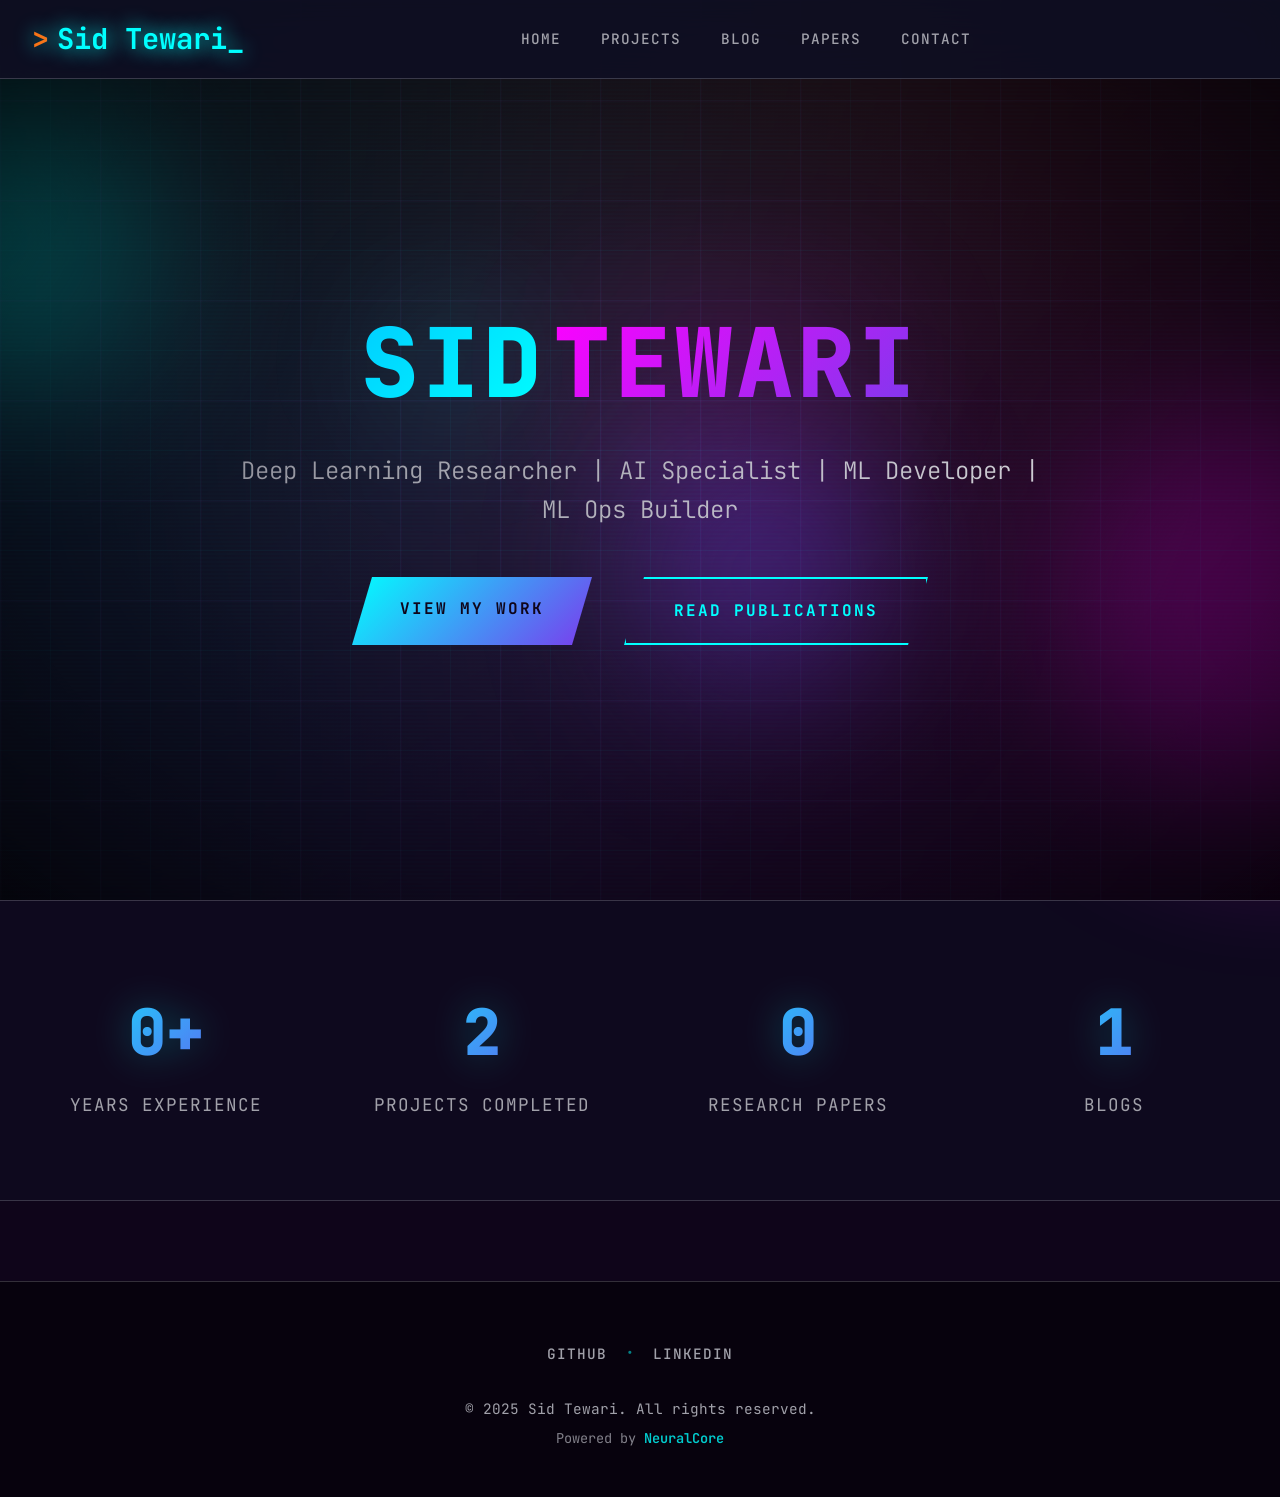
<file: index.html>
<!DOCTYPE html>
<html lang="en">
<head>
    <meta charset="UTF-8">
    <meta name="viewport" content="width=device-width, initial-scale=1.0">
    <title>Sid Tewari | Cybernetic Researcher</title>
    <link href="css/style.css" rel="stylesheet">
    <link href="https://fonts.googleapis.com/css2?family=JetBrains+Mono:wght@400;700&display=swap" rel="stylesheet">
</head>
<body id="top">
    <!-- Cyberpunk Background Elements -->
    <div class="cyber-bg">
        <div class="cyber-gradient"></div>
        <div class="matrix-rain" id="matrixRain"></div>
    </div>
    
    <div class="particles" id="particlesContainer"></div>
    <div class="data-streams" id="dataStreams"></div>
    <div class="orb orb1"></div>
    <div class="orb orb2"></div>
    <div class="orb orb3"></div>
    <div class="grid-overlay">
        <div class="grid-lines"></div>
        <div class="grid-glow"></div>
    </div>
    <div class="scanlines"></div>
    <div class="noise-overlay"></div>
    
    <!-- Navigation -->
    <nav>
        <div class="nav-container">
            <a href="index.html" class="logo">Sid Tewari</a>
            <ul class="nav-links">
                <li><a href="index.html">Home</a></li>
                <li><a href="projects.html">Projects</a></li>
                <li><a href="blog.html">Blog</a></li>
                <li><a href="papers.html">Papers</a></li>
                <li><a href="contact.html">Contact</a></li>
            </ul>
            <button class="mobile-menu-button" id="mobileMenuBtn">
                <div class="hamburger">
                    <span></span>
                    <span></span>
                    <span></span>
                </div>
            </button>
        </div>
    </nav>

    <!-- Mobile Menu -->
    <div class="mobile-menu-overlay" id="mobileMenuOverlay"></div>
    <div class="mobile-menu" id="mobileMenu">
        <div class="mobile-menu-header">
            <a href="index.html" class="mobile-menu-logo">Sid Tewari</a>
            <button class="mobile-menu-close" id="mobileMenuClose">✕</button>
        </div>
        <nav class="mobile-menu-nav">
            <ul>
                <li><a href="index.html">Home</a></li>
                <li><a href="projects.html">Projects</a></li>
                <li><a href="blog.html">Blog</a></li>
                <li><a href="papers.html">Papers</a></li>
                <li><a href="contact.html">Contact</a></li>
            </ul>
        </nav>
    </div>

    <!-- Hero Section -->
    <section class="hero">
        <div class="hero-container">
            <h1 class="hero-title">
                <span class="hero-nexus">SID</span><span class="hero-flow">TEWARI</span>
            </h1>
            <p class="hero-subtitle">Deep Learning Researcher | AI Specialist | ML Developer | ML Ops Builder </p>
            <div class="hero-buttons">
                <a href="projects.html" class="btn-primary">View My Work</a>
                <a href="papers.html" class="btn-secondary">Read Publications</a>
            </div>
        </div>
    </section>

    <!-- Stats Section -->
    <section class="stats fade-up">
        <div class="stats-container">
            <div class="stats-grid">
                <div class="stat-item">
                    <span class="stat-number">3+</span>
                    <span class="stat-label">Years Experience</span>
                </div>
                <div class="stat-item">
                    <span class="stat-number">14</span>
                    <span class="stat-label">Projects Completed</span>
                </div>
                <div class="stat-item">
                    <span class="stat-number">2</span>
                    <span class="stat-label">Research Papers</span>
                </div>
                <div class="stat-item">
                    <span class="stat-number">10</span>
                    <span class="stat-label">Blogs</span>
                </div>
            </div>
        </div>
    </section>

    <!-- Footer -->
    <footer class="footer">
        <div class="footer-content">
            <div class="footer-links">
                <a href="https://github.com/SiddheshwarTewari">GitHub</a>
                <span class="footer-separator">•</span>
                <a href="https://www.linkedin.com/in/siddheshwar-tewari/">LinkedIn</a>
            </div>
            <div class="footer-bottom">
                <p>&copy; 2025 Sid Tewari. All rights reserved.</p>
                <p class="footer-credit">Powered by <a href="#" target="_blank">NeuralCore</a></p>
            </div>
        </div>
    </footer>

    <script src="js/scripts.js"></script>
</body>
</html>
</file>
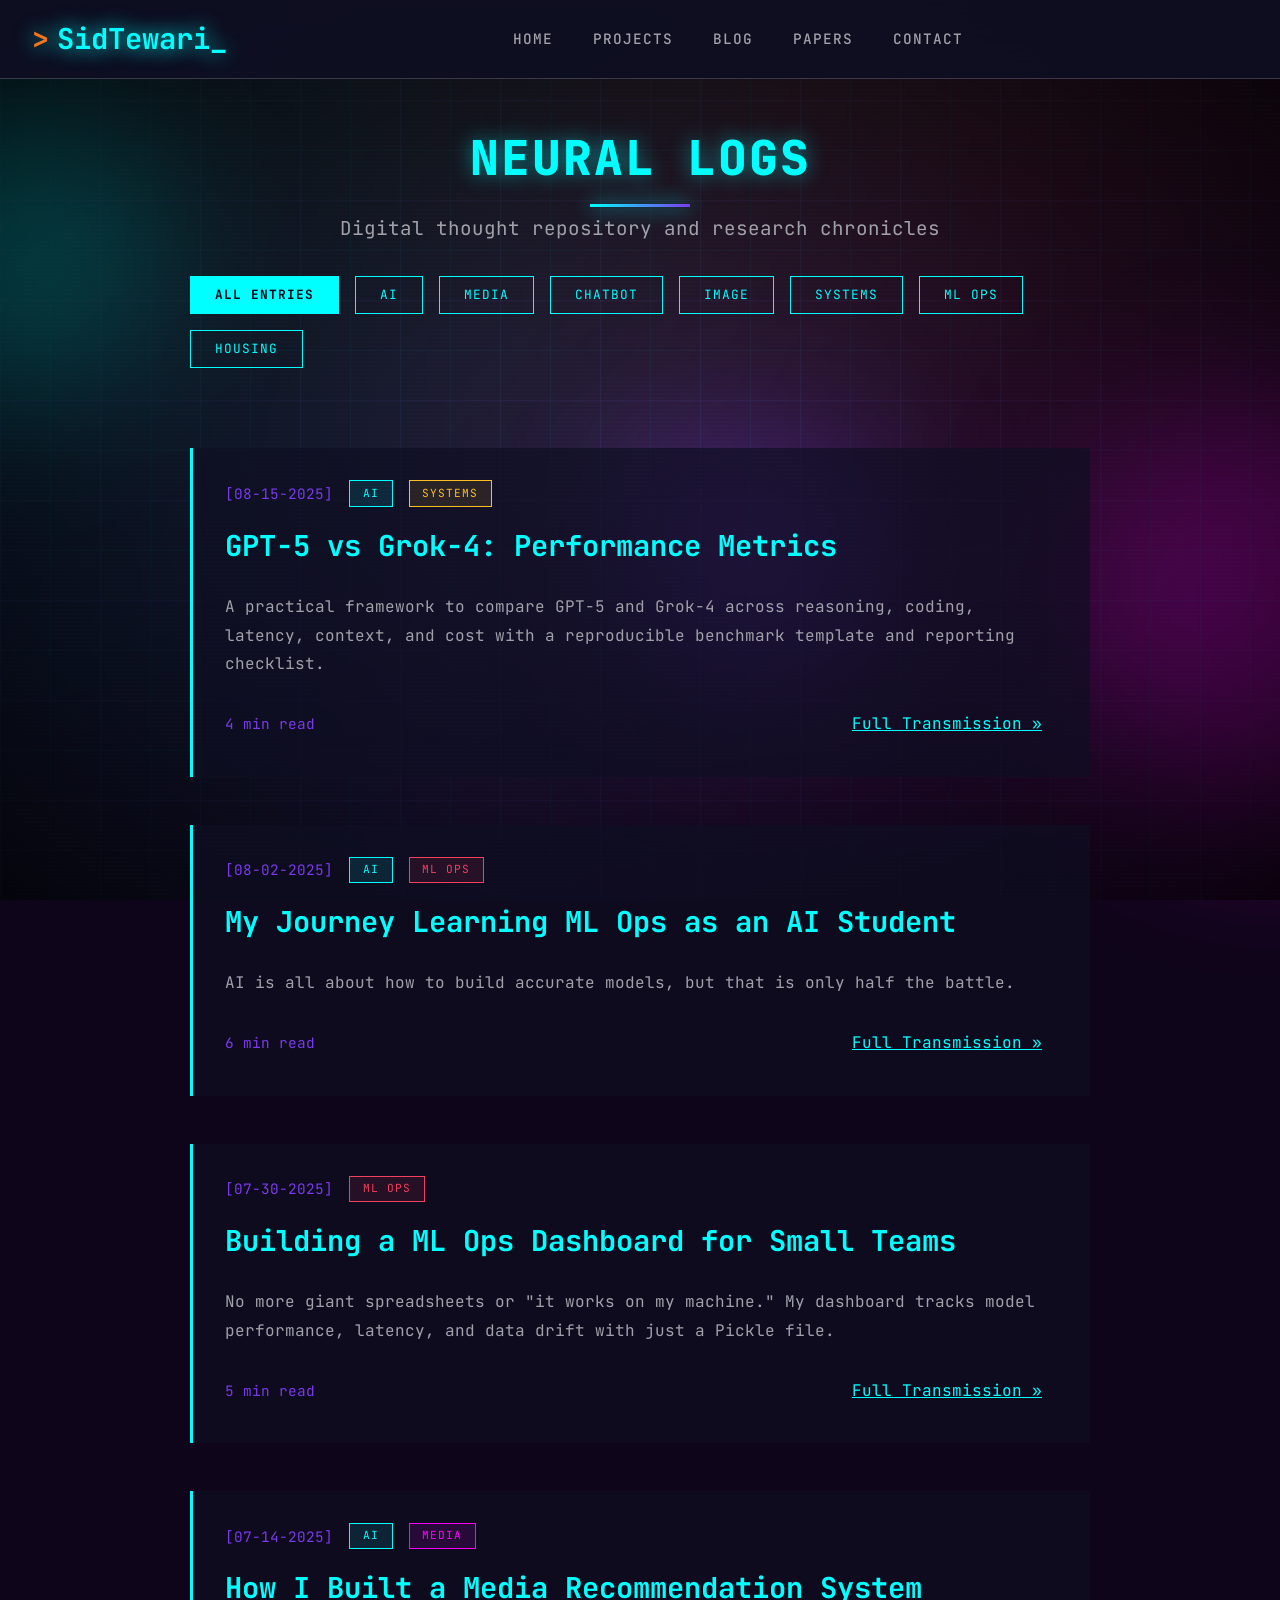
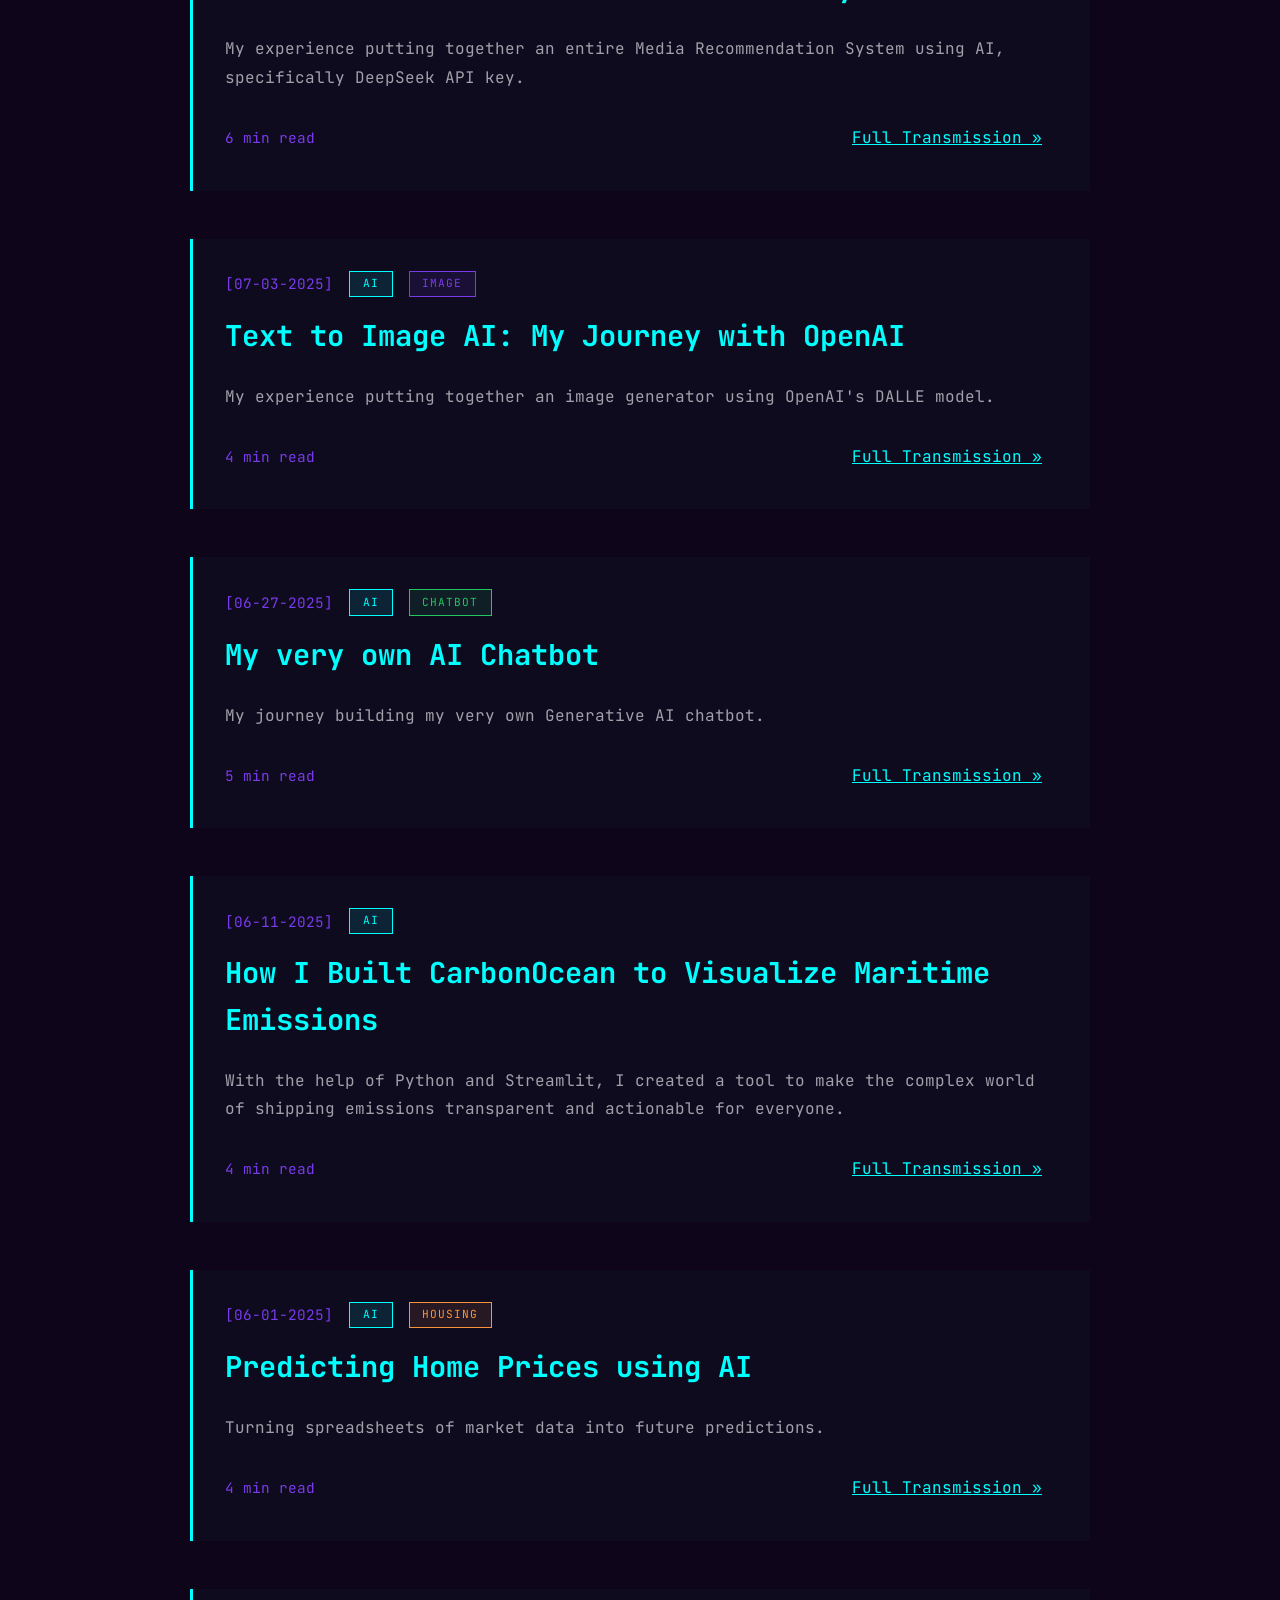
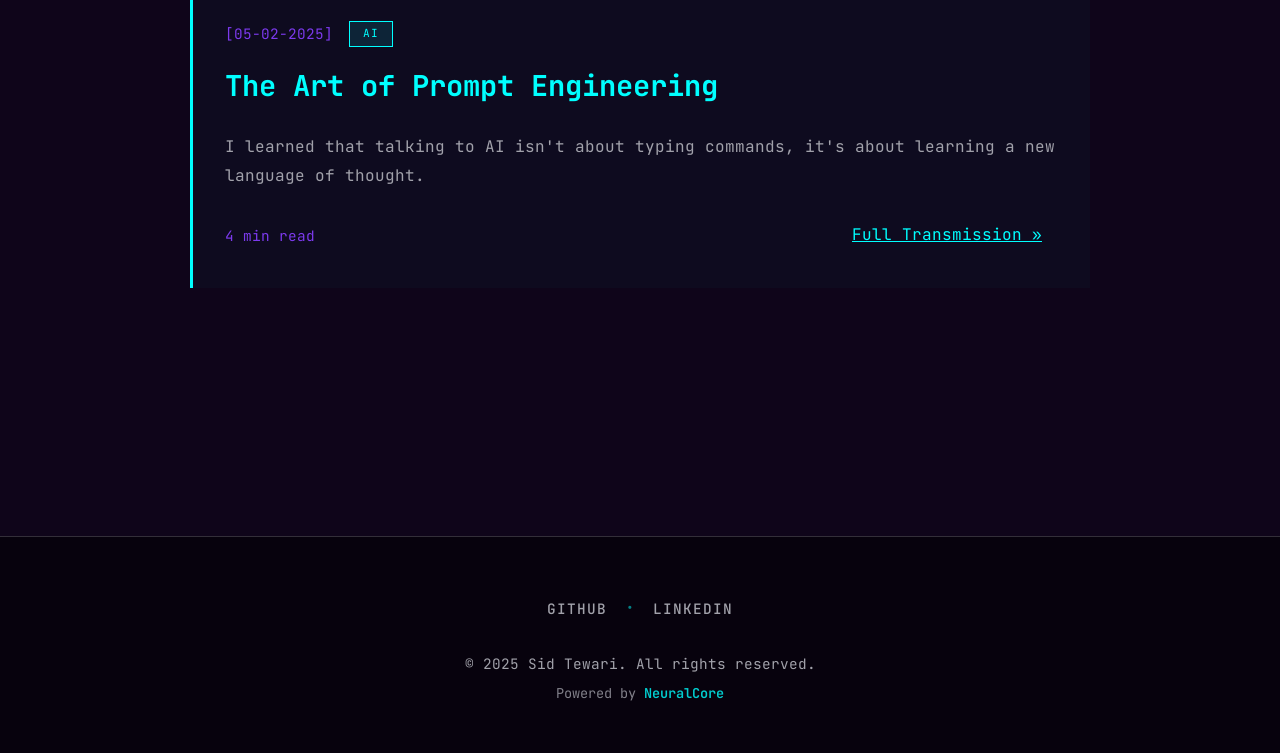
<file: blog.html>
<!DOCTYPE html>
<html lang="en">
<head>
    <meta charset="UTF-8">
    <meta name="viewport" content="width=device-width, initial-scale=1.0">
    <title>Sid Tewari | Neural Logs</title>
    <link href="css/style.css" rel="stylesheet">
    <link href="https://fonts.googleapis.com/css2?family=JetBrains+Mono:wght@400;700&display=swap" rel="stylesheet">
</head>
<body>
    <!-- Cyberpunk Background Elements -->
    <div class="cyber-bg">
        <div class="cyber-gradient"></div>
        <div class="matrix-rain" id="matrixRain"></div>
    </div>
    
    <div class="particles" id="particlesContainer"></div>
    <div class="data-streams" id="dataStreams"></div>
    <div class="orb orb1"></div>
    <div class="orb orb2"></div>
    <div class="orb orb3"></div>
    <div class="grid-overlay">
        <div class="grid-lines"></div>
        <div class="grid-glow"></div>
    </div>
    <div class="scanlines"></div>
    <div class="noise-overlay"></div>
    
    <!-- Navigation -->
    <nav>
        <div class="nav-container">
            <a href="index.html" class="logo">SidTewari</a>
            <ul class="nav-links">
                <li><a href="index.html">Home</a></li>
                <li><a href="projects.html">Projects</a></li>
                <li><a href="blog.html" class="active">Blog</a></li>
                <li><a href="papers.html">Papers</a></li>
                <li><a href="contact.html">Contact</a></li>
            </ul>
            <button class="mobile-menu-button" id="mobileMenuBtn">
                <div class="hamburger">
                    <span></span>
                    <span></span>
                    <span></span>
                </div>
            </button>
        </div>
    </nav>

    <!-- Mobile Menu -->
    <div class="mobile-menu-overlay" id="mobileMenuOverlay"></div>
    <div class="mobile-menu" id="mobileMenu">
        <div class="mobile-menu-header">
            <a href="index.html" class="mobile-menu-logo">SidTewari</a>
            <button class="mobile-menu-close" id="mobileMenuClose">✕</button>
        </div>
        <nav class="mobile-menu-nav">
            <ul>
                <li><a href="index.html">Home</a></li>
                <li><a href="projects.html">Projects</a></li>
                <li><a href="blog.html" class="active">Blog</a></li>
                <li><a href="papers.html">Papers</a></li>
                <li><a href="contact.html">Contact</a></li>
            </ul>
        </nav>
    </div>

    <!-- Blog Section -->
    <section class="neural-logs">
        <div class="logs-container">
            <div class="section-header">
                <h2 class="section-title">NEURAL LOGS</h2>
                <p class="section-subtitle">Digital thought repository and research chronicles</p>
                <div class="category-filters">
                    <span class="filter active" data-filter="all">All Entries</span>
                    <span class="filter" data-filter="ai">AI</span>
                    <span class="filter" data-filter="media">Media</span>
                    <span class="filter" data-filter="chatbot">Chatbot</span>
                    <!-- <span class="filter" data-filter="neuro">Neurotech</span> -->
                    <span class="filter" data-filter="image">Image</span>
                    <span class="filter" data-filter="systems">Systems</span>
                    <span class="filter" data-filter="mlops">ML Ops</span>
                    <span class="filter" data-filter="housing">Housing</span>
                </div>
            </div>
            
            <div class="log-entries">
                <!-- Entry: GPT-5 vs Grok-4 -->
                <article class="log-entry fade-up" data-categories="ai systems">
                    <div class="log-header">
                        <span class="log-date">[08-15-2025]</span>
                        <span class="log-category ai">AI</span>
                        <span class="log-category systems">Systems</span>
                    </div>
                    <h3 class="log-title">GPT‑5 vs Grok‑4: Performance Metrics</h3>
                    <div class="log-excerpt">
                        <p>A practical framework to compare GPT‑5 and Grok‑4 across reasoning, coding, latency, context, and cost with a reproducible benchmark template and reporting checklist.</p>
                    </div>
                    <div class="log-meta">
                        <span class="read-time">4 min read</span>
                        <a href="blog-posts/gpt5-vs-grok4.html" class="btn-ghost">Full Transmission »</a>
                    </div>
                </article>

                <!-- Entry: JourneyMLOps -->
                <article class="log-entry fade-up" data-categories="ai mlops">
                    <div class="log-header">
                        <span class="log-date">[08-02-2025]</span>
                        <span class="log-category ai">AI</span>
                        <span class="log-category mlops">ML Ops</span>
                    </div>
                    <h3 class="log-title">My Journey Learning ML Ops as an AI Student</h3>
                    <div class="log-excerpt">
                        <p>AI is all about how to build accurate models, but that is only half the battle.</p>
                    </div>
                    <div class="log-meta">
                        <span class="read-time">6 min read</span>
                        <a href="blog-posts/JourneyMLOps.html" class="btn-ghost">Full Transmission »</a>
                    </div>
                </article>

                <!-- Entry: ML Ops Dashboard -->
                <article class="log-entry fade-up" data-categories="mlops">
                    <div class="log-header">
                        <span class="log-date">[07-30-2025]</span>
                        <span class="log-category mlops">ML Ops</span>
                    </div>
                    <h3 class="log-title">Building a ML Ops Dashboard for Small Teams</h3>
                    <div class="log-excerpt">
                        <p>No more giant spreadsheets or "it works on my machine." My dashboard tracks model performance, latency, and data drift with just a Pickle file.</p>
                    </div>
                    <div class="log-meta">
                        <span class="read-time">5 min read</span>
                        <a href="blog-posts/MLOps.html" class="btn-ghost">Full Transmission »</a>
                    </div>
                </article>

                <!-- Entry: CineLit -->
                <article class="log-entry fade-up" data-categories="ai media">
                    <div class="log-header">
                        <span class="log-date">[07-14-2025]</span>
                        <span class="log-category ai">AI</span>
                        <span class="log-category media">Media</span>
                    </div>
                    <h3 class="log-title">How I Built a Media Recommendation System</h3>
                    <div class="log-excerpt">
                        <p>My experience putting together an entire Media Recommendation System using AI, specifically DeepSeek API key.</p>
                    </div>
                    <div class="log-meta">
                        <span class="read-time">6 min read</span>
                        <a href="blog-posts/CineLit.html" class="btn-ghost">Full Transmission »</a>
                    </div>
                </article>

                <!-- Entry: NeuroImagin -->
                 <article class="log-entry fade-up" data-categories="ai image">
                    <div class="log-header">
                        <span class="log-date">[07-03-2025]</span>
                        <span class="log-category ai">AI</span>
                        <span class="log-category image">Image</span>
                    </div>
                    <h3 class="log-title">Text to Image AI: My Journey with OpenAI</h3>
                    <div class="log-excerpt">
                        <p>My experience putting together an image generator using OpenAI's DALLE model.</p>
                    </div>
                    <div class="log-meta">
                        <span class="read-time">4 min read</span>
                        <a href="blog-posts/NeuroImagin.html" class="btn-ghost">Full Transmission »</a>
                    </div>
                </article>

                <!-- Entry: NeuroSync -->
                <article class="log-entry fade-up" data-categories="ai chatbot">
                    <div class="log-header">
                        <span class="log-date">[06-27-2025]</span>
                        <span class="log-category ai">AI</span>
                        <span class="log-category chatbot">Chatbot</span>
                    </div>
                    <h3 class="log-title">My very own AI Chatbot</h3>
                    <div class="log-excerpt">
                        <p>My journey building my very own Generative AI chatbot.</p>
                    </div>
                    <div class="log-meta">
                        <span class="read-time">5 min read</span>
                        <a href="blog-posts/NeuroSync.html" class="btn-ghost">Full Transmission »</a>
                    </div>
                </article>

                <!-- Entry: CarbonOcean -->
                <article class="log-entry fade-up" data-categories="ai">
                    <div class="log-header">
                        <span class="log-date">[06-11-2025]</span>
                        <span class="log-category ai">AI</span>
                    </div>
                    <h3 class="log-title">How I Built CarbonOcean to Visualize Maritime Emissions</h3>
                    <div class="log-excerpt">
                        <p>With the help of Python and Streamlit, I created a tool to make the complex world of shipping emissions transparent and actionable for everyone.</p>
                    </div>
                    <div class="log-meta">
                        <span class="read-time">4 min read</span>
                        <a href="blog-posts/CarbonOcean.html" class="btn-ghost">Full Transmission »</a>
                    </div>
                </article>

                <!-- Entry: NeoRent -->
                <article class="log-entry fade-up" data-categories="ai housing">
                    <div class="log-header">
                        <span class="log-date">[06-01-2025]</span>
                        <span class="log-category ai">AI</span>
                        <span class="log-category housing">Housing</span>
                    </div>
                    <h3 class="log-title">Predicting Home Prices using AI</h3>
                    <div class="log-excerpt">
                        <p>Turning spreadsheets of market data into future predictions.</p>
                    </div>
                    <div class="log-meta">
                        <span class="read-time">4 min read</span>
                        <a href="blog-posts/NeoRent.html" class="btn-ghost">Full Transmission »</a>
                    </div>
                </article>

                <!-- Entry: PromptEngineering -->
                <article class="log-entry fade-up" data-categories="ai">
                    <div class="log-header">
                        <span class="log-date">[05-02-2025]</span>
                        <span class="log-category ai">AI</span>
                    </div>
                    <h3 class="log-title">The Art of Prompt Engineering</h3>
                    <div class="log-excerpt">
                        <p>I learned that talking to AI isn't about typing commands, it's about learning a new language of thought.</p>
                    </div>
                    <div class="log-meta">
                        <span class="read-time">4 min read</span>
                        <a href="blog-posts/PromptEngineering.html" class="btn-ghost">Full Transmission »</a>
                    </div>
                </article>

                <!-- Entry 1 
                <article class="log-entry fade-up" data-categories="ai neuro">
                    <div class="log-header">
                        <span class="log-date">[2023-07-15]</span>
                        <span class="log-category ai">AI</span> 
                        <span class="log-category neuro">NEURO</span>
                    </div>
                    <h3 class="log-title">Direct Neural Training of AI Models</h3>
                    <div class="log-excerpt">
                        <p>Breakthrough methodology for bypassing traditional data pipelines and training machine learning models directly through brain-computer interfaces. Early results show 300% faster convergence when using raw neural patterns compared to conventional datasets...</p>
                    </div>
                    <div class="log-meta">
                        <span class="read-time">8 min read</span>
                        <a href="blog-posts/testBlog.html" class="btn-ghost">Full Transmission →</a>
                    </div>
                </article>  --> 
            </div>
        </div>
    </section>

    <!-- Footer -->
    <footer class="footer">
        <div class="footer-content">
            <div class="footer-links">
                <a href="https://github.com/SiddheshwarTewari">GitHub</a>
                <span class="footer-separator">•</span>
                <a href="https://www.linkedin.com/in/siddheshwar-tewari/">LinkedIn</a>
            </div>
            <div class="footer-bottom">
                <p>&copy; 2025 Sid Tewari. All rights reserved.</p>
                <p class="footer-credit">Powered by <a href="#" target="_blank">NeuralCore</a></p>
            </div>
        </div>
    </footer>

    <script src="js/scripts.js"></script>
    <script>
        
        document.addEventListener('DOMContentLoaded', function() {
            // Filter functionality
            const filters = document.querySelectorAll('.filter');
            const entries = document.querySelectorAll('.log-entry');
            
            filters.forEach(filter => {
                filter.addEventListener('click', function() {
                    
                    filters.forEach(f => f.classList.remove('active'));
                    this.classList.add('active');
                    
                    const category = this.dataset.filter;
                    
                    // Filter entries
                    entries.forEach(entry => {
                        if (category === 'all' || entry.dataset.categories.includes(category)) {
                            entry.style.display = 'block';
                        } else {
                            entry.style.display = 'none';
                        }
                    });
                });
            });
            
            // Load more functionality
            const loadMoreBtn = document.getElementById('loadMoreLogs');
            loadMoreBtn.addEventListener('click', function() {
                alert('[SYSTEM] Additional neural logs would be loaded here');
            });
        });
    </script>
</body>
</html>
</file>
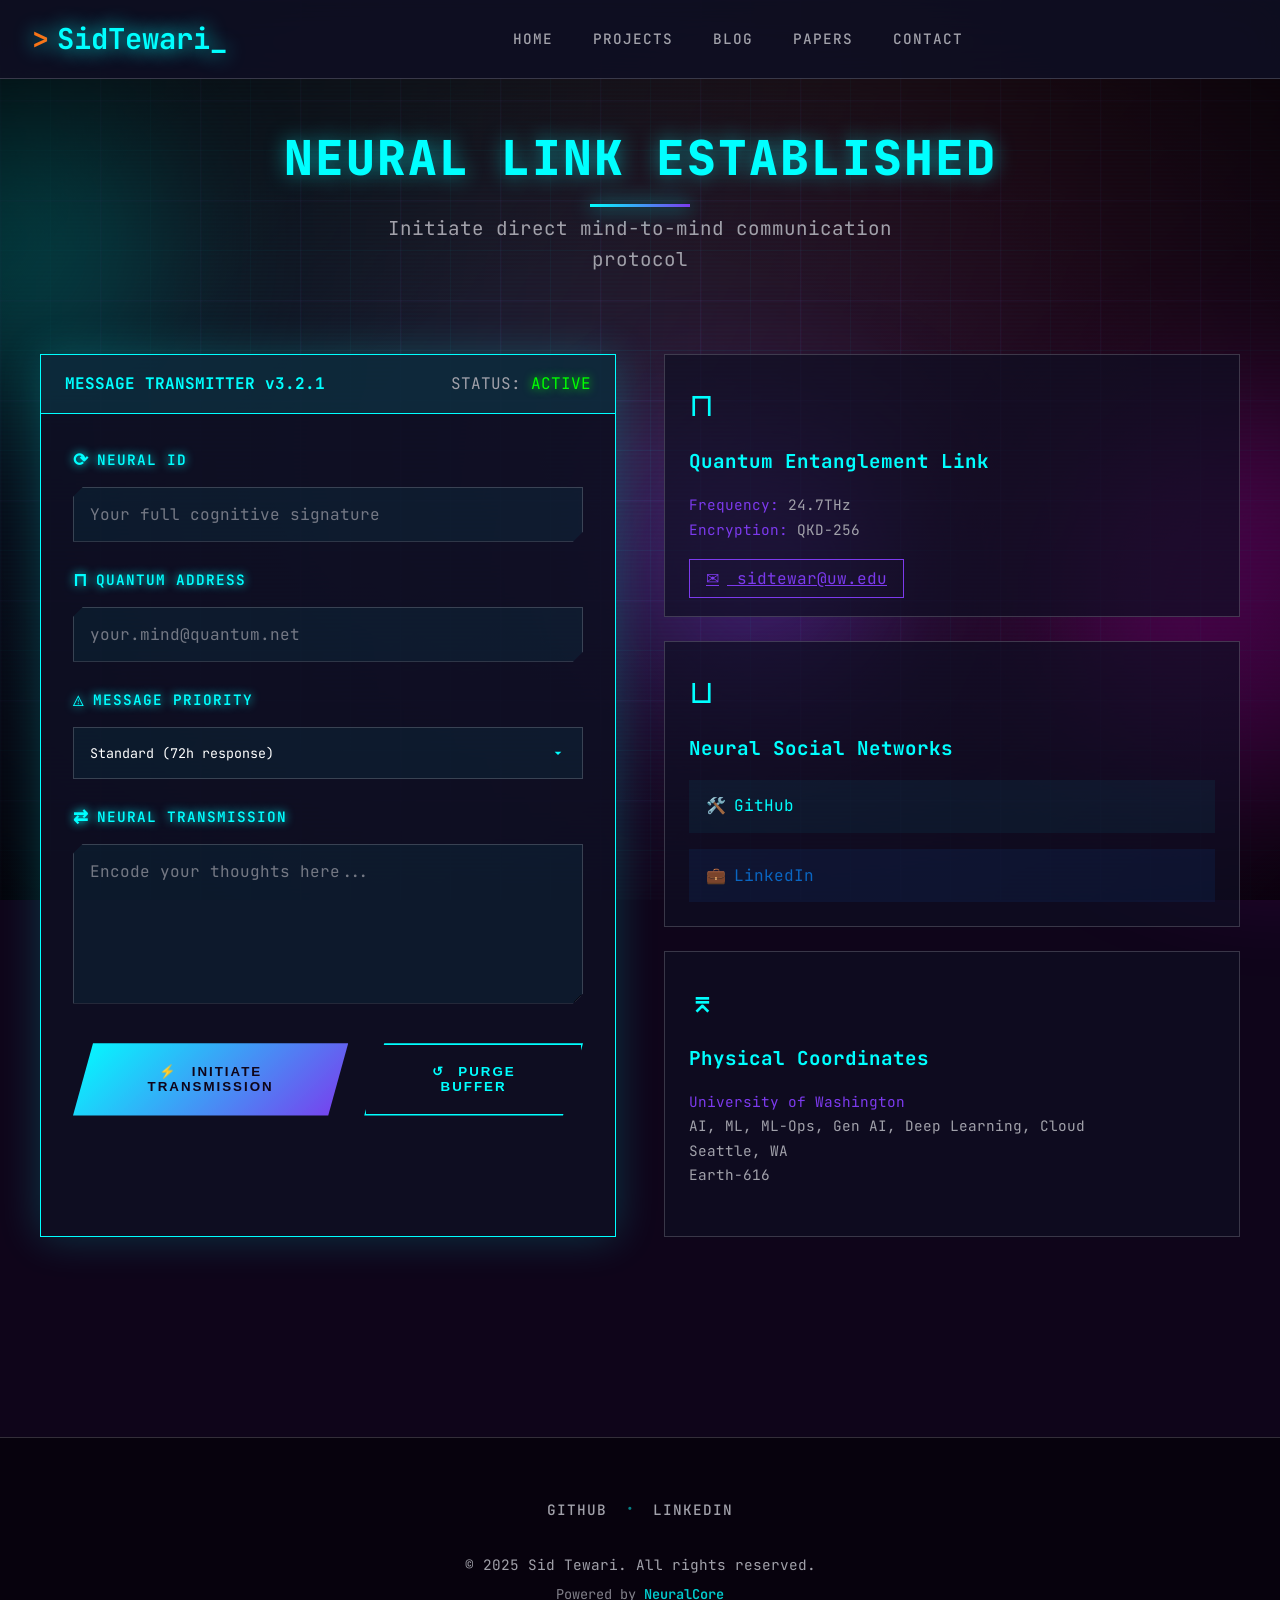
<file: contact.html>
<!DOCTYPE html>
<html lang="en">
<head>
    <meta charset="UTF-8">
    <meta name="viewport" content="width=device-width, initial-scale=1.0">
    <title>Sid Tewari | Neural Link Established</title>
    <link href="css/style.css" rel="stylesheet">
    <link href="https://fonts.googleapis.com/css2?family=JetBrains+Mono:wght@400;700&display=swap" rel="stylesheet">
</head>
<body>
    <!-- Cyberpunk Background Elements -->
    <div class="cyber-bg">
        <div class="cyber-gradient"></div>
        <div class="matrix-rain" id="matrixRain"></div>
    </div>

    <div class="particles" id="particlesContainer"></div>
    <div class="data-streams" id="dataStreams"></div>
    <div class="orb orb1"></div>
    <div class="orb orb2"></div>
    <div class="orb orb3"></div>
    <div class="grid-overlay">
        <div class="grid-lines"></div>
        <div class="grid-glow"></div>
    </div>
    <div class="scanlines"></div>
    <div class="noise-overlay"></div>

    <!-- Navigation -->
    <nav>
        <div class="nav-container">
            <a href="index.html" class="logo">SidTewari</a>
            <ul class="nav-links">
                <li><a href="index.html">Home</a></li>
                <li><a href="projects.html">Projects</a></li>
                <li><a href="blog.html">Blog</a></li>
                <li><a href="papers.html">Papers</a></li>
                <li><a href="contact.html" class="active">Contact</a></li>
            </ul>
            <button class="mobile-menu-button" id="mobileMenuBtn">
                <div class="hamburger">
                    <span></span>
                    <span></span>
                    <span></span>
                </div>
            </button>
        </div>
    </nav>

    <!-- Mobile Menu -->
    <div class="mobile-menu-overlay" id="mobileMenuOverlay"></div>
    <div class="mobile-menu" id="mobileMenu">
        <div class="mobile-menu-header">
            <a href="index.html" class="mobile-menu-logo">SidTewari</a>
            <button class="mobile-menu-close" id="mobileMenuClose">&times;</button>
        </div>
        <nav class="mobile-menu-nav">
            <ul>
                <li><a href="index.html">Home</a></li>
                <li><a href="projects.html">Projects</a></li>
                <li><a href="blog.html">Blog</a></li>
                <li><a href="papers.html">Papers</a></li>
                <li><a href="contact.html" class="active">Contact</a></li>
            </ul>
        </nav>
    </div>

    <!-- Contact Section -->
    <section class="neural-interface">
        <div class="interface-container">
            <div class="section-header">
                <h2 class="section-title">NEURAL LINK ESTABLISHED</h2>
                <p class="section-subtitle">Initiate direct mind-to-mind communication protocol</p>
            </div>

            <div class="contact-grid">
                <!-- Contact Form -->
                <div class="contact-terminal">
                    <div class="terminal-header">
                        <span class="terminal-title">MESSAGE TRANSMITTER v3.2.1</span>
                        <span class="terminal-status">STATUS: <span class="status-active">ACTIVE</span></span>
                    </div>
                    <div class="terminal-body">
                        <form id="neuralContactForm">
                            <div class="form-group">
                                <label for="neuralId">
                                    <span class="label-icon">&#10227;</span> NEURAL ID
                                </label>
                                <input type="text" id="neuralId" name="neuralId" required
                                       placeholder="Your full cognitive signature">
                            </div>

                            <div class="form-group">
                                <label for="quantumAddress">
                                    <span class="label-icon">&#8851;</span> QUANTUM ADDRESS
                                </label>
                                <input type="email" id="quantumAddress" name="email" required
                                       placeholder="your.mind@quantum.net">
                            </div>

                            <div class="form-group">
                                <label for="messagePriority">
                                    <span class="label-icon">&#9888;</span> MESSAGE PRIORITY
                                </label>
                                <select id="messagePriority" name="priority">
                                    <option value="standard">Standard (72h response)</option>
                                    <option value="urgent">Urgent (24h response)</option>
                                    <option value="critical">Critical (8h response)</option>
                                </select>
                            </div>

                            <div class="form-group">
                                <label for="neuralMessage">
                                    <span class="label-icon">&#8644;</span> NEURAL TRANSMISSION
                                </label>
                                <textarea id="neuralMessage" name="message" rows="6" required
                                          placeholder="Encode your thoughts here..."></textarea>
                            </div>

                            <div class="form-actions">
                                <button type="submit" class="btn-primary">
                                    <span class="btn-icon">&#9889;</span> INITIATE TRANSMISSION
                                </button>
                                <button type="reset" class="btn-secondary">
                                    <span class="btn-icon">&#8634;</span> PURGE BUFFER
                                </button>
                            </div>
                        </form>
                    </div>
                </div>

                <!-- Contact Info -->
                <div class="contact-channels">
                    <div class="channel-card">
                        <div class="channel-icon">&#8851;</div>
                        <h3 class="channel-title">Quantum Entanglement Link</h3>
                        <p class="channel-info">
                            <span class="info-label">Frequency:</span> 24.7THz<br>
                            <span class="info-label">Encryption:</span> QKD-256
                        </p>
                        <a href="mailto:sidtewar@uw.edu" class="btn-tertiary">
                            <span class="btn-icon">&#9993;</span> sidtewar@uw.edu
                        </a>
                    </div>

                    <div class="channel-card">
                        <div class="channel-icon">&#8852;</div>
                        <h3 class="channel-title">Neural Social Networks</h3>
                        <div class="social-links">
                            <a href="https://github.com/SiddheshwarTewari" class="social-link github">
                                <span class="link-icon">&#128736;&#65039;</span> GitHub
                            </a>
                            <a href="https://www.linkedin.com/in/siddheshwar-tewari/" class="social-link linkedin">
                                <span class="link-icon">&#128188;</span> LinkedIn
                            </a>
                            <!-- <a href="https://twitter.com/sidtewari" class="social-link twitter">
                                <span class="link-icon">T</span> Twitter
                            </a> -->
                        </div>
                    </div>

                    <div class="channel-card">
                        <div class="channel-icon">&#8966;</div>
                        <h3 class="channel-title">Physical Coordinates</h3>
                        <p class="channel-info">
                            <span class="info-label">University of Washington</span><br>
                            AI, ML, ML-Ops, Gen AI, Deep Learning, Cloud<br>
                            Seattle, WA<br>
                            Earth-616
                        </p>
                    </div>
                </div>
            </div>
        </div>
    </section>

    <!-- Footer -->
    <footer class="footer">
        <div class="footer-content">
            <div class="footer-links">
                <a href="https://github.com/SiddheshwarTewari">GitHub</a>
                <span class="footer-separator">&bull;</span>
                <a href="https://www.linkedin.com/in/siddheshwar-tewari/">LinkedIn</a>
            </div>
            <div class="footer-bottom">
                <p>&copy; 2025 Sid Tewari. All rights reserved.</p>
                <p class="footer-credit">Powered by <a href="#" target="_blank">NeuralCore</a></p>
            </div>
        </div>
    </footer>

    <script src="js/scripts.js"></script>
    <script>
        document.addEventListener('DOMContentLoaded', function() {
            const contactForm = document.getElementById('neuralContactForm');

            contactForm.addEventListener('submit', function(e) {
                e.preventDefault();

                const recipient = document.getElementById('quantumAddress').value.trim();
                const senderName = document.getElementById('neuralId').value.trim();
                const priority = document.getElementById('messagePriority').value;
                const message = document.getElementById('neuralMessage').value.trim();
                const submitBtn = this.querySelector('button[type="submit"]');
                const originalText = submitBtn.innerHTML;
                const emailBody = [
                    'Priority: ' + priority,
                    '',
                    message
                ].join('\n');
                const mailtoUrl =
                    'mailto:' + encodeURIComponent(recipient) +
                    '?subject=' + encodeURIComponent(senderName) +
                    '&body=' + encodeURIComponent(emailBody);

                submitBtn.innerHTML = '<span class="btn-icon">&#8987;</span> OPENING MAIL CLIENT...';
                submitBtn.disabled = true;

                window.location.href = mailtoUrl;

                setTimeout(function() {
                    submitBtn.innerHTML = originalText;
                    submitBtn.disabled = false;
                }, 1500);
            });
        });
    </script>
</body>
</html>
</file>
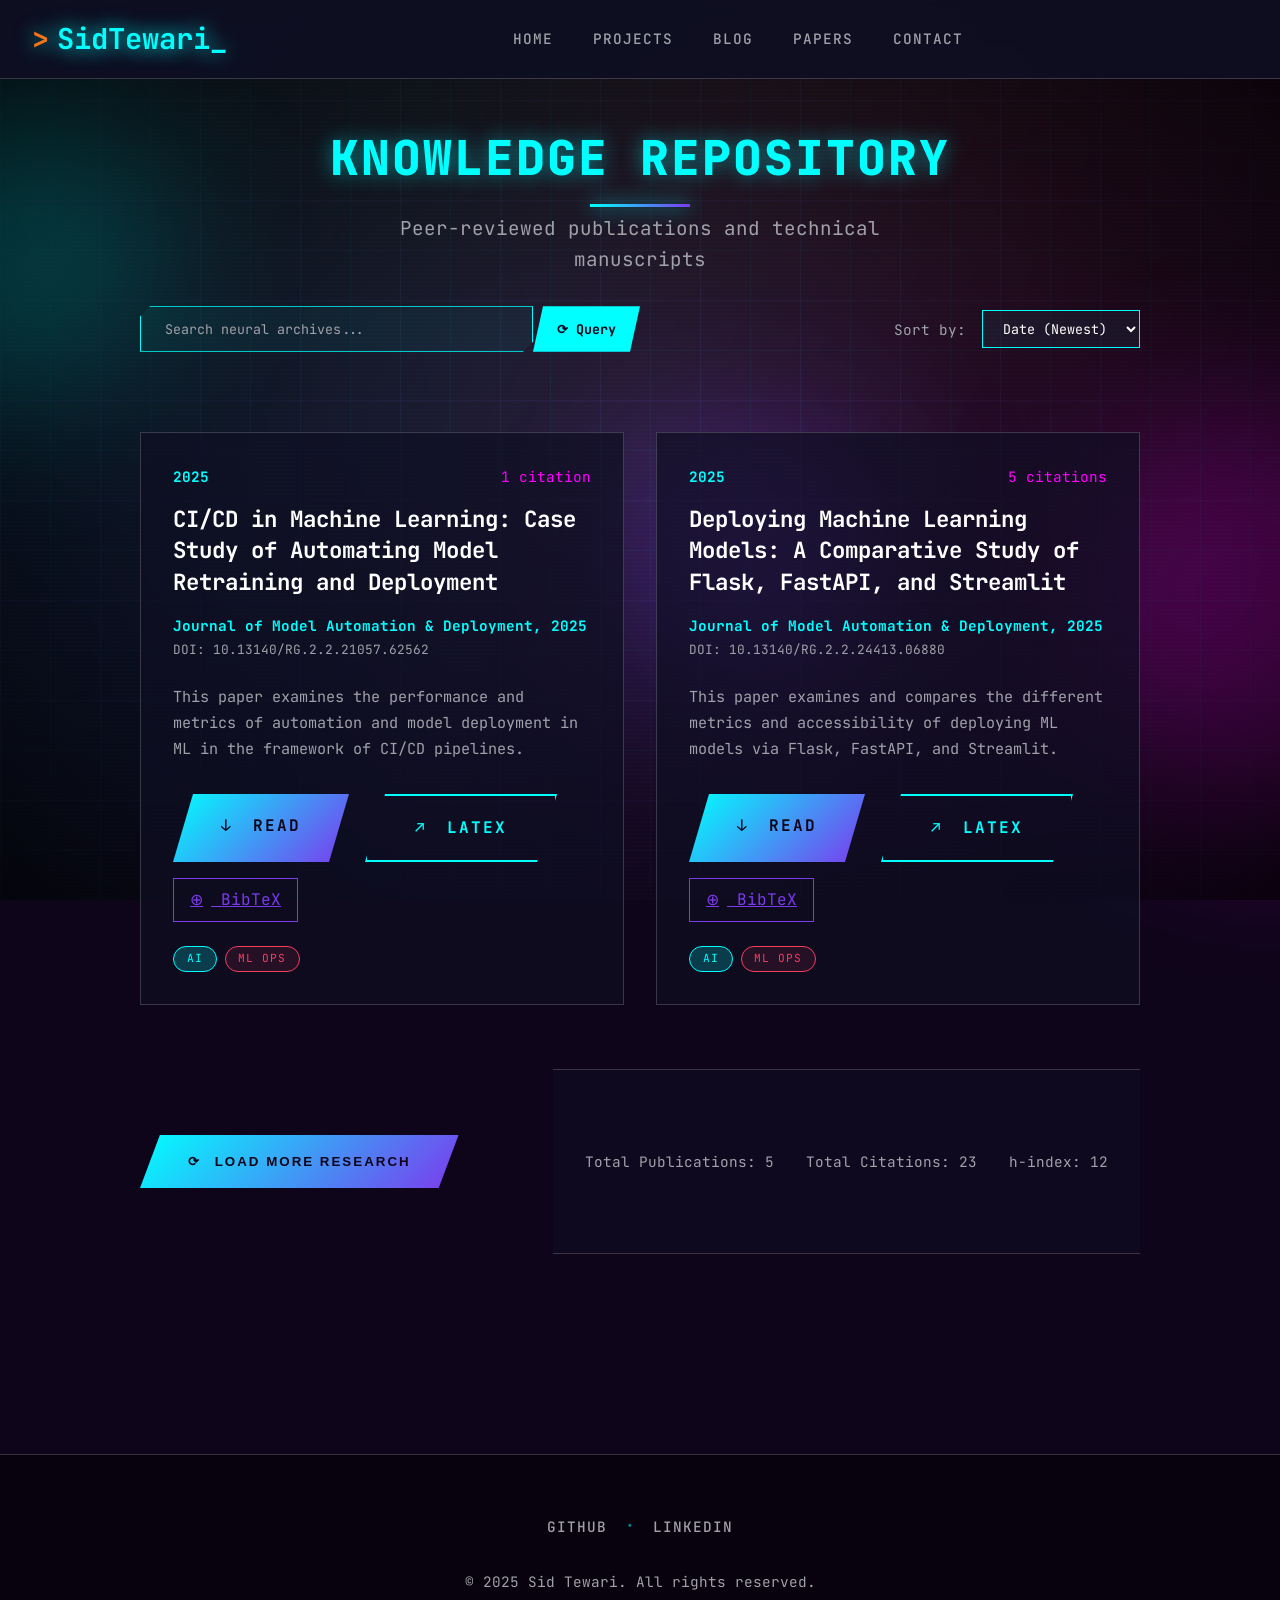
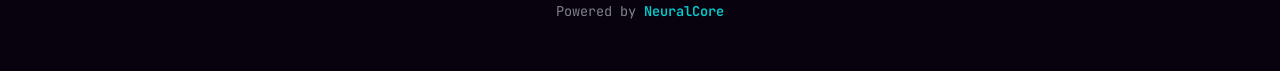
<file: papers.html>
<!DOCTYPE html>
<html lang="en">
<head>
    <meta charset="UTF-8">
    <meta name="viewport" content="width=device-width, initial-scale=1.0">
    <title>Sid Tewari | Research Papers</title>
    <link href="css/style.css" rel="stylesheet">
    <link href="https://fonts.googleapis.com/css2?family=JetBrains+Mono:wght@400;700&display=swap" rel="stylesheet">
</head>
<body>
    <!-- Cyberpunk Background Elements -->
    <div class="cyber-bg">
        <div class="cyber-gradient"></div>
        <div class="matrix-rain" id="matrixRain"></div>
    </div>
    
    <div class="particles" id="particlesContainer"></div>
    <div class="data-streams" id="dataStreams"></div>
    <div class="orb orb1"></div>
    <div class="orb orb2"></div>
    <div class="orb orb3"></div>
    <div class="grid-overlay">
        <div class="grid-lines"></div>
        <div class="grid-glow"></div>
    </div>
    <div class="scanlines"></div>
    <div class="noise-overlay"></div>
    
    <!-- Navigation -->
    <nav>
        <div class="nav-container">
            <a href="index.html" class="logo">SidTewari</a>
            <ul class="nav-links">
                <li><a href="index.html">Home</a></li>
                <li><a href="projects.html">Projects</a></li>
                <li><a href="blog.html">Blog</a></li>
                <li><a href="papers.html" class="active">Papers</a></li>
                <li><a href="contact.html">Contact</a></li>
            </ul>
            <button class="mobile-menu-button" id="mobileMenuBtn">
                <div class="hamburger">
                    <span></span>
                    <span></span>
                    <span></span>
                </div>
            </button>
        </div>
    </nav>

    <!-- Mobile Menu -->
    <div class="mobile-menu-overlay" id="mobileMenuOverlay"></div>
    <div class="mobile-menu" id="mobileMenu">
        <div class="mobile-menu-header">
            <a href="index.html" class="mobile-menu-logo">SidTewari</a>
            <button class="mobile-menu-close" id="mobileMenuClose">✕</button>
        </div>
        <nav class="mobile-menu-nav">
            <ul>
                <li><a href="index.html">Home</a></li>
                <li><a href="projects.html">Projects</a></li>
                <li><a href="blog.html">Blog</a></li>
                <li><a href="papers.html" class="active">Papers</a></li>
                <li><a href="contact.html">Contact</a></li>
            </ul>
        </nav>
    </div>

    <!-- Research Papers Section -->
    <section class="knowledge-repository">
        <div class="repo-container">
            <div class="section-header">
                <h2 class="section-title">KNOWLEDGE REPOSITORY</h2>
                <p class="section-subtitle">Peer-reviewed publications and technical manuscripts</p>
                <div class="repo-controls">
                    <div class="search-bar">
                        <input type="text" placeholder="Search neural archives..." class="search-input">
                        <button class="search-btn">⟳ Query</button>
                    </div>
                    <div class="sort-options">
                        <span class="sort-label">Sort by:</span>
                        <select class="sort-select">
                            <option value="date-desc">Date (Newest)</option>
                            <option value="date-asc">Date (Oldest)</option>
                            <option value="citations">Citations</option>
                            <option value="title">Title</option>
                        </select>
                    </div>
                </div>
            </div>
            
            <div class="paper-grid">
                <!-- Paper 1 -->
                <div class="paper-card fade-up">
                    <div class="paper-header">
                        <span class="paper-year">2025</span>
                        <span class="paper-citations">1 citation</span>
                    </div>
                    <h3 class="paper-title">CI/CD in Machine Learning: Case Study of Automating Model Retraining and Deployment</h3>
                    <div class="paper-meta">
                        <span class="paper-journal">Journal of Model Automation & Deployment, 2025</span>
                        <span class="paper-doi">DOI: 10.13140/RG.2.2.21057.62562</span>
                    </div>
                    <p class="paper-abstract">This paper examines the performance and metrics of automation and model deployment in ML in the framework of CI/CD pipelines.</p>
                    <div class="paper-links">
                        <a href="https://www.researchgate.net/publication/395466748_CICD_in_Machine_Learning_Case_Study_of_Automating_Model_Retraining_and_Deployment" class="btn-primary">
                            <span class="link-icon">↓</span> Read
                        </a>
                        <a href="papers-posts/tex/CI-CD-ML-TEX.tex" class="btn-secondary">
                            <span class="link-icon">↗</span> LaTeX
                        </a>
                        <a href="papers-posts/tex/bib/CI-CD-ML-BIB.bib" class="btn-tertiary">
                            <span class="link-icon">⊕</span> BibTeX
                        </a>
                    </div>
                    <div class="paper-tags">
                        <span class="tag ai">AI</span>
                        <span class="tag mlops">ML Ops</span>
                    </div>
                </div>
                
                <!-- Paper 2 -->
                <div class="paper-card fade-up">
                    <div class="paper-header">
                        <span class="paper-year">2025</span>
                        <span class="paper-citations">5 citations</span>
                    </div>
                    <h3 class="paper-title">Deploying Machine Learning Models: A Comparative Study of Flask, FastAPI, and Streamlit</h3>
                    <div class="paper-meta">
                        <span class="paper-journal">Journal of Model Automation & Deployment, 2025</span>
                        <span class="paper-doi">DOI: 10.13140/RG.2.2.24413.06880</span>
                    </div>
                    <p class="paper-abstract">This paper examines and compares the different metrics and accessibility of deploying ML models via Flask, FastAPI, and Streamlit.</p>
                    <div class="paper-links">
                        <a href="https://www.researchgate.net/publication/395466981_Deploying_Machine_Learning_Models_A_Comparative_Study_of_Flask_FastAPI_and_Streamlit" class="btn-primary">
                            <span class="link-icon">↓</span> Read
                        </a>
                        <a href="papers-posts/tex/Deploying-ML-Models-TEX.tex" class="btn-secondary">
                            <span class="link-icon">↗</span> LaTeX
                        </a>
                        <a href="papers-posts/tex/bib/Deploying-ML-Models-BIB.bib" class="btn-tertiary">
                            <span class="link-icon">⊕</span> BibTeX
                        </a>
                    </div>
                    <div class="paper-tags">
                        <span class="tag ai">AI</span>
                        <span class="tag mlops">ML Ops</span>
                    </div>
                </div>
                
                <!-- Paper 3 
                <div class="paper-card fade-up">
                    <div class="paper-header">
                        <span class="paper-year">2021</span>
                        <span class="paper-citations">210 citations</span>
                    </div>
                    <h3 class="paper-title">"Holographic Memory Storage in Synthetic Neural Tissue"</h3>
                    <div class="paper-meta">
                        <span class="paper-journal">Nature Neuroengineering</span>
                        <span class="paper-doi">DOI: 10.1038/s41565-021-00974-5</span>
                    </div>
                    <p class="paper-abstract">Demonstrates a breakthrough in biological memory storage density using quantum holography principles, achieving 1 petabyte/cm³ in lab-grown neural tissue with 99.9% retrieval accuracy...</p>
                    <div class="paper-links">
                        <a href="papers-posts/tex/CI-CD-ML-TEX.tex" class="btn-primary">
                            <span class="link-icon">↓</span> PDF
                        </a>
                        <a href="#" class="btn-secondary">
                            <span class="link-icon">↗</span> Cite
                        </a>
                        <a href="#" class="btn-tertiary">
                            <span class="link-icon">⊕</span> BibTeX
                        </a>
                    </div>
                    <div class="paper-tags">
                        <span class="tag memory">Memory</span>
                        <span class="tag quantum">Quantum</span>
                    </div>
                </div>
                
                Paper 4
                <div class="paper-card fade-up">
                    <div class="paper-header">
                        <span class="paper-year">2020</span>
                        <span class="paper-citations">76 citations</span>
                    </div>
                    <h3 class="paper-title">"Neural Lace: Self-Assembling Nanoscale Brain Interfaces"</h3>
                    <div class="paper-meta">
                        <span class="paper-journal">Science Robotics</span>
                        <span class="paper-doi">DOI: 10.1126/scirobotics.abc9823</span>
                    </div>
                    <p class="paper-abstract">Introduces a new class of nanoscale neural interfaces that self-assemble into optimal configurations within brain tissue, showing 300% improvement in signal fidelity over traditional implants...</p>
                    <div class="paper-links">
                        <a href="#" class="btn-primary">
                            <span class="link-icon">↓</span> PDF
                        </a>
                        <a href="#" class="btn-secondary">
                            <span class="link-icon">↗</span> Cite
                        </a>
                    </div>
                    <div class="paper-tags">
                        <span class="tag nano">Nanotech</span>
                        <span class="tag neuro">Neurotech</span>
                    </div>
                </div>
                
                Paper 5
                <div class="paper-card fade-up">
                    <div class="paper-header">
                        <span class="paper-year">2019</span>
                        <span class="paper-citations">183 citations</span>
                    </div>
                    <h3 class="paper-title">"Consciousness Transfer Protocol: A Mathematical Framework"</h3>
                    <div class="paper-meta">
                        <span class="paper-journal">Journal of Artificial Consciousness</span>
                        <span class="paper-doi">DOI: 10.1016/j.jac.2019.12.004</span>
                    </div>
                    <p class="paper-abstract">Presents the first complete mathematical model for partial and complete consciousness transfer between biological and artificial substrates, including stability proofs and continuity requirements...</p>
                    <div class="paper-links">
                        <a href="#" class="btn-primary">
                            <span class="link-icon">↓</span> PDF
                        </a>
                        <a href="#" class="btn-secondary">
                            <span class="link-icon">↗</span> Cite
                        </a>
                        <a href="#" class="btn-tertiary">
                            <span class="link-icon">⊕</span> BibTeX
                        </a>
                    </div>
                    <div class="paper-tags">
                        <span class="tag consciousness">Consciousness</span>
                        <span class="tag ai">AI</span>
                    </div>
                </div> -->
            </div>
            
            <div class="repo-footer">
                <button class="btn-primary" id="loadMorePapers">
                    <span class="btn-icon">⟳</span> Load More Research
                </button>
                <div class="stats">
                    <span class="stat">Total Publications: 5</span>
                    <span class="stat">Total Citations: 23</span>
                    <span class="stat">h-index: 12</span>
                </div>
            </div>
        </div>
    </section>

    <!-- Footer -->
    <footer class="footer">
        <div class="footer-content">
            <div class="footer-links">
                <a href="https://github.com/SiddheshwarTewari">GitHub</a>
                <span class="footer-separator">•</span>
                <a href="https://www.linkedin.com/in/siddheshwar-tewari/">LinkedIn</a>
            </div>
            <div class="footer-bottom">
                <p>&copy; 2025 Sid Tewari. All rights reserved.</p>
                <p class="footer-credit">Powered by <a href="#" target="_blank">NeuralCore</a></p>
            </div>
        </div>
    </footer>

    <script src="js/scripts.js"></script>
    <script>
        document.addEventListener('DOMContentLoaded', function() {
            // Sort functionality
            const sortSelect = document.querySelector('.sort-select');
            sortSelect.addEventListener('change', function() {
                const papersContainer = document.querySelector('.paper-grid');
                const papers = Array.from(document.querySelectorAll('.paper-card'));
                
                papers.sort((a, b) => {
                    switch(this.value) {
                        case 'date-desc':
                            return parseInt(b.querySelector('.paper-year').textContent) - 
                                   parseInt(a.querySelector('.paper-year').textContent);
                        case 'date-asc':
                            return parseInt(a.querySelector('.paper-year').textContent) - 
                                   parseInt(b.querySelector('.paper-year').textContent);
                        case 'citations':
                            return parseInt(b.querySelector('.paper-citations').textContent) - 
                                   parseInt(a.querySelector('.paper-citations').textContent);
                        case 'title':
                            return a.querySelector('.paper-title').textContent.localeCompare(
                                b.querySelector('.paper-title').textContent);
                    }
                });
                
                papers.forEach(paper => papersContainer.appendChild(paper));
            });
            
            // Search functionality
            const searchInput = document.querySelector('.search-input');
            searchInput.addEventListener('input', function() {
                const term = this.value.toLowerCase();
                document.querySelectorAll('.paper-card').forEach(paper => {
                    const text = paper.textContent.toLowerCase();
                    paper.style.display = text.includes(term) ? 'block' : 'none';
                });
            });
            
            // Load more papers
            document.getElementById('loadMorePapers').addEventListener('click', function() {
                alert('[SYSTEM] Additional research papers would be loaded from archive');
            });
        });
    </script>
</body>
</html>
</file>
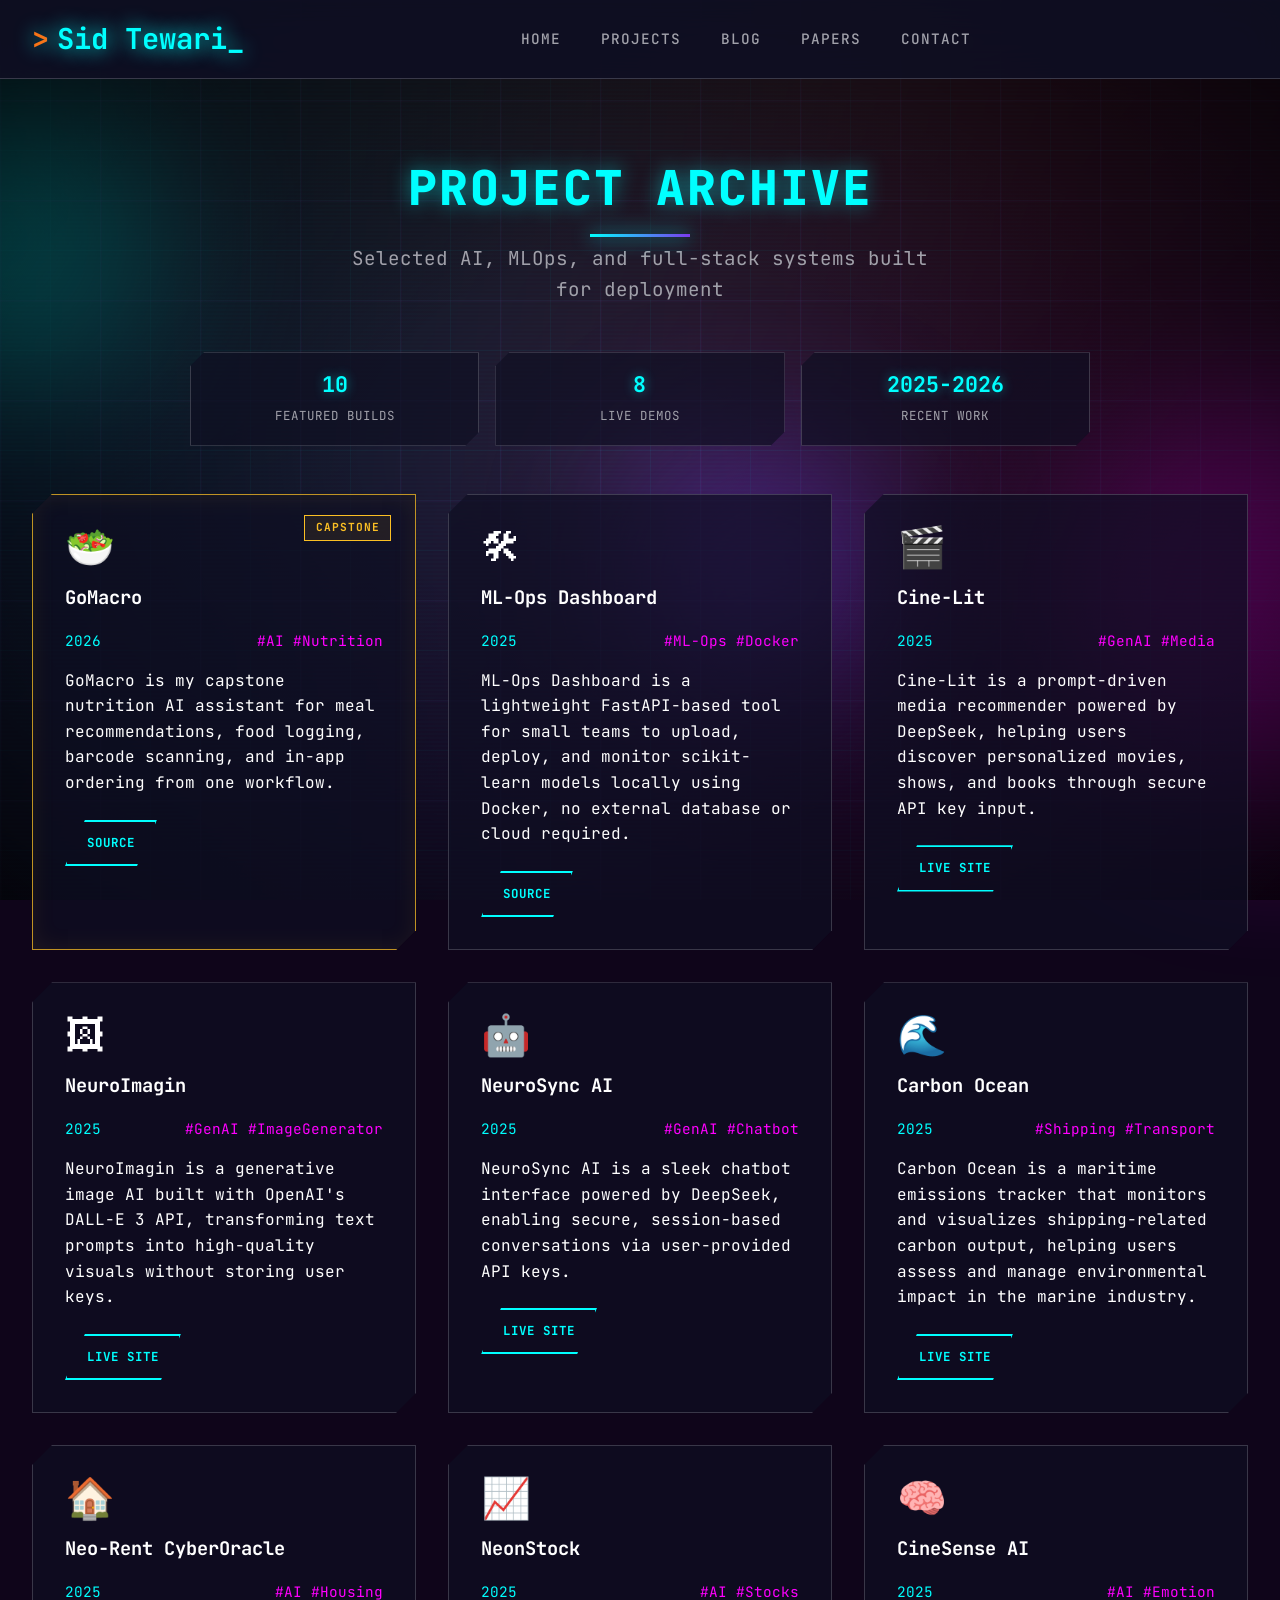
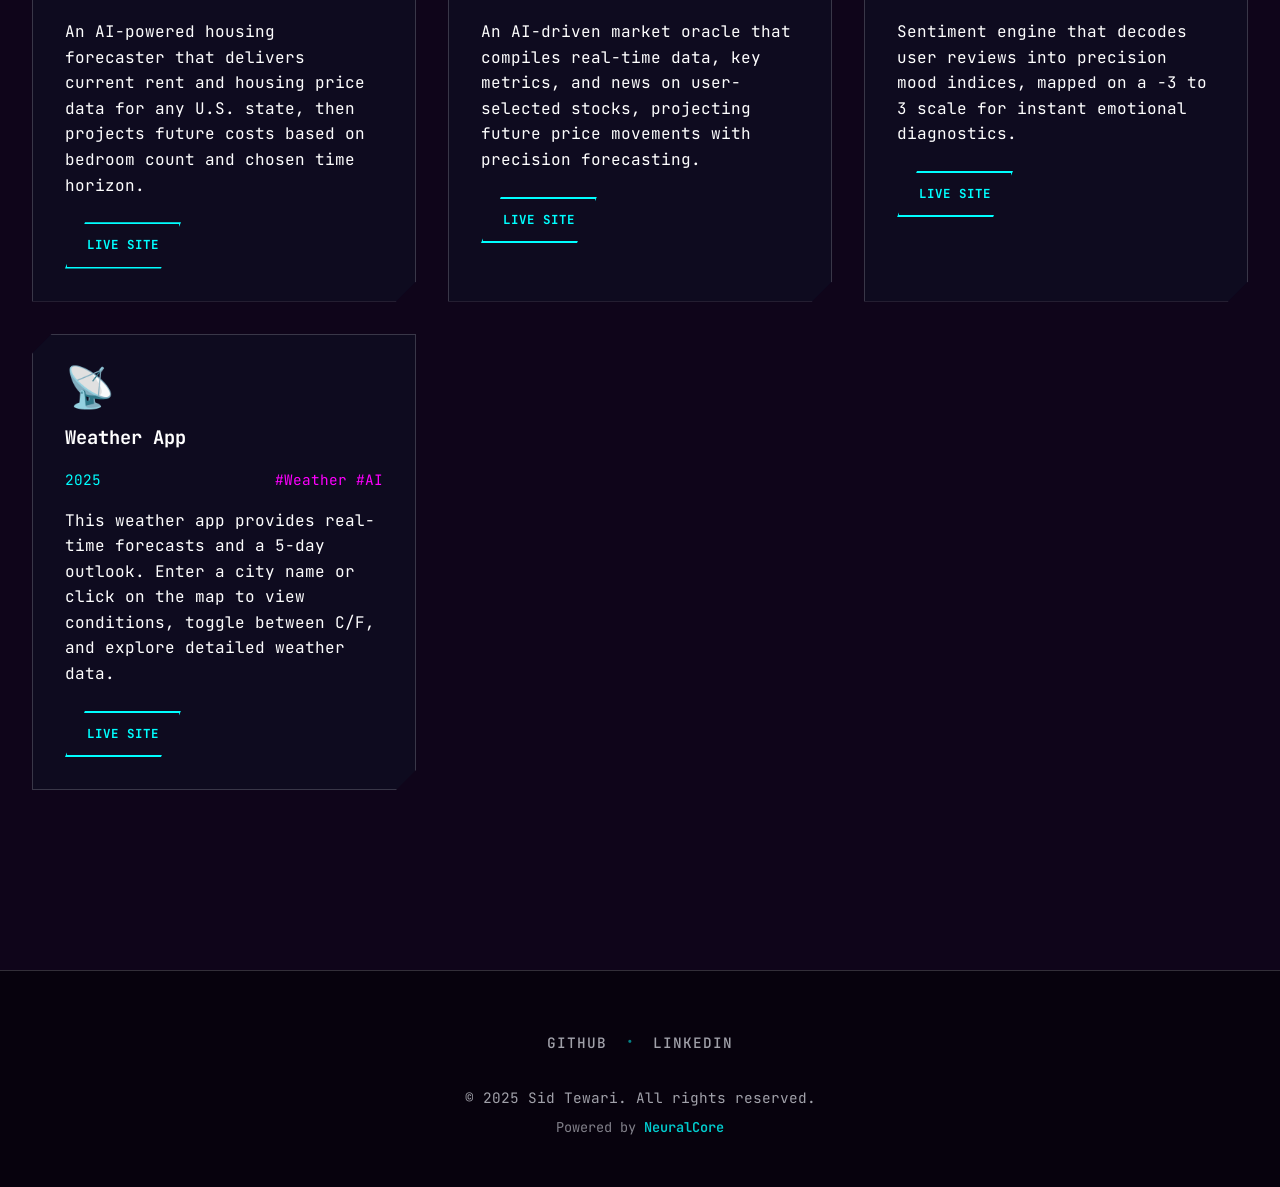
<file: projects.html>
<!DOCTYPE html>
<html lang="en">
<head>
    <meta charset="UTF-8">
    <meta name="viewport" content="width=device-width, initial-scale=1.0">
    <title>Sid Tewari | Projects</title>
    <link href="css/style.css" rel="stylesheet">
    <link href="https://fonts.googleapis.com/css2?family=JetBrains+Mono:wght@400;700&display=swap" rel="stylesheet">
</head>
<body>
    <!-- Cyberpunk Background Elements -->
    <div class="cyber-bg">
        <div class="cyber-gradient"></div>
        <div class="matrix-rain" id="matrixRain"></div>
    </div>

    <div class="particles" id="particlesContainer"></div>
    <div class="data-streams" id="dataStreams"></div>
    <div class="orb orb1"></div>
    <div class="orb orb2"></div>
    <div class="orb orb3"></div>
    <div class="grid-overlay">
        <div class="grid-lines"></div>
        <div class="grid-glow"></div>
    </div>
    <div class="scanlines"></div>
    <div class="noise-overlay"></div>

    <!-- Navigation -->
    <nav>
        <div class="nav-container">
            <a href="index.html" class="logo">Sid Tewari</a>
            <ul class="nav-links">
                <li><a href="index.html">Home</a></li>
                <li><a href="projects.html" class="active">Projects</a></li>
                <li><a href="blog.html">Blog</a></li>
                <li><a href="papers.html">Papers</a></li>
                <li><a href="contact.html">Contact</a></li>
            </ul>
            <button class="mobile-menu-button" id="mobileMenuBtn" aria-label="Open menu">
                <div class="hamburger">
                    <span></span>
                    <span></span>
                    <span></span>
                </div>
            </button>
        </div>
    </nav>

    <!-- Mobile Menu -->
    <div class="mobile-menu-overlay" id="mobileMenuOverlay"></div>
    <div class="mobile-menu" id="mobileMenu">
        <div class="mobile-menu-header">
            <a href="index.html" class="mobile-menu-logo">Sid Tewari</a>
            <button class="mobile-menu-close" id="mobileMenuClose" aria-label="Close menu">&times;</button>
        </div>
        <nav class="mobile-menu-nav">
            <ul>
                <li><a href="index.html">Home</a></li>
                <li><a href="projects.html" class="active">Projects</a></li>
                <li><a href="blog.html">Blog</a></li>
                <li><a href="papers.html">Papers</a></li>
                <li><a href="contact.html">Contact</a></li>
            </ul>
        </nav>
    </div>

    <!-- Projects Section -->
    <section class="projects fade-up">
        <div class="projects-container">
            <div class="section-header">
                <h2 class="section-title">PROJECT ARCHIVE</h2>
                <p class="section-subtitle">Selected AI, MLOps, and full-stack systems built for deployment</p>
            </div>

            <div class="project-summary" aria-label="Project highlights">
                <div class="summary-item">
                    <span class="summary-number">10</span>
                    <span class="summary-label">Featured builds</span>
                </div>
                <div class="summary-item">
                    <span class="summary-number">8</span>
                    <span class="summary-label">Live demos</span>
                </div>
                <div class="summary-item">
                    <span class="summary-number">2025-2026</span>
                    <span class="summary-label">Recent work</span>
                </div>
            </div>

            <div class="projects-grid">
                <!-- Project 10 -->
                <div class="project-card featured-project">
                    <div class="project-icon" aria-hidden="true">&#129367;</div>
                    <span class="project-badge">Capstone</span>
                    <h3>GoMacro</h3>
                    <div class="project-meta">
                        <span class="project-date">2026</span>
                        <span class="project-tags">#AI #Nutrition</span>
                    </div>
                    <p class="project-desc">GoMacro is my capstone nutrition AI assistant for meal recommendations, food logging, barcode scanning, and in-app ordering from one workflow.</p>
                    <div class="project-links">
                        <a href="https://github.com/SidTewariUW/NutritionApp" target="_blank" rel="noopener" class="btn-secondary">Source</a>
                    </div>
                </div>

                <!-- Project 9 -->
                <div class="project-card">
                    <div class="project-icon" aria-hidden="true">&#128736;</div>
                    <h3>ML-Ops Dashboard</h3>
                    <div class="project-meta">
                        <span class="project-date">2025</span>
                        <span class="project-tags">#ML-Ops #Docker</span>
                    </div>
                    <p class="project-desc">ML-Ops Dashboard is a lightweight FastAPI-based tool for small teams to upload, deploy, and monitor scikit-learn models locally using Docker, no external database or cloud required.</p>
                    <div class="project-links">
                        <a href="https://github.com/SiddheshwarTewari/ML-Ops-Dashboard" target="_blank" rel="noopener" class="btn-secondary">Source</a>
                    </div>
                </div>

                <!-- Project 8 -->
                <div class="project-card">
                    <div class="project-icon" aria-hidden="true">&#127916;</div>
                    <h3>Cine-Lit</h3>
                    <div class="project-meta">
                        <span class="project-date">2025</span>
                        <span class="project-tags">#GenAI #Media</span>
                    </div>
                    <p class="project-desc">Cine-Lit is a prompt-driven media recommender powered by DeepSeek, helping users discover personalized movies, shows, and books through secure API key input.</p>
                    <div class="project-links">
                        <a href="https://siddheshwartewari.github.io/Recommender-Culture/" target="_blank" rel="noopener" class="btn-secondary">Live Site</a>
                    </div>
                </div>

                <!-- Project 7 -->
                <div class="project-card">
                    <div class="project-icon" aria-hidden="true">&#128444;</div>
                    <h3>NeuroImagin</h3>
                    <div class="project-meta">
                        <span class="project-date">2025</span>
                        <span class="project-tags">#GenAI #ImageGenerator</span>
                    </div>
                    <p class="project-desc">NeuroImagin is a generative image AI built with OpenAI's DALL-E 3 API, transforming text prompts into high-quality visuals without storing user keys.</p>
                    <div class="project-links">
                        <a href="https://siddheshwartewari.github.io/Powerful-Image-Gen/" target="_blank" rel="noopener" class="btn-secondary">Live Site</a>
                    </div>
                </div>

                <!-- Project 6 -->
                <div class="project-card">
                    <div class="project-icon" aria-hidden="true">&#129302;</div>
                    <h3>NeuroSync AI</h3>
                    <div class="project-meta">
                        <span class="project-date">2025</span>
                        <span class="project-tags">#GenAI #Chatbot</span>
                    </div>
                    <p class="project-desc">NeuroSync AI is a sleek chatbot interface powered by DeepSeek, enabling secure, session-based conversations via user-provided API keys.</p>
                    <div class="project-links">
                        <a href="https://siddheshwartewari.github.io/Gen-AI-Chatbot/" target="_blank" rel="noopener" class="btn-secondary">Live Site</a>
                    </div>
                </div>

                <!-- Project 5 -->
                <div class="project-card">
                    <div class="project-icon" aria-hidden="true">&#127754;</div>
                    <h3>Carbon Ocean</h3>
                    <div class="project-meta">
                        <span class="project-date">2025</span>
                        <span class="project-tags">#Shipping #Transport</span>
                    </div>
                    <p class="project-desc">Carbon Ocean is a maritime emissions tracker that monitors and visualizes shipping-related carbon output, helping users assess and manage environmental impact in the marine industry.</p>
                    <div class="project-links">
                        <a href="https://carbonocean.streamlit.app/" target="_blank" rel="noopener" class="btn-secondary">Live Site</a>
                    </div>
                </div>

                <!-- Project 4 -->
                <div class="project-card">
                    <div class="project-icon" aria-hidden="true">&#127968;</div>
                    <h3>Neo-Rent CyberOracle</h3>
                    <div class="project-meta">
                        <span class="project-date">2025</span>
                        <span class="project-tags">#AI #Housing</span>
                    </div>
                    <p class="project-desc">An AI-powered housing forecaster that delivers current rent and housing price data for any U.S. state, then projects future costs based on bedroom count and chosen time horizon.</p>
                    <div class="project-links">
                        <a href="https://rent-price-predictor.netlify.app/" target="_blank" rel="noopener" class="btn-secondary">Live Site</a>
                    </div>
                </div>

                <!-- Project 3 -->
                <div class="project-card">
                    <div class="project-icon" aria-hidden="true">&#128200;</div>
                    <h3>NeonStock</h3>
                    <div class="project-meta">
                        <span class="project-date">2025</span>
                        <span class="project-tags">#AI #Stocks</span>
                    </div>
                    <p class="project-desc">An AI-driven market oracle that compiles real-time data, key metrics, and news on user-selected stocks, projecting future price movements with precision forecasting.</p>
                    <div class="project-links">
                        <a href="https://stockpriceproject.netlify.app/" target="_blank" rel="noopener" class="btn-secondary">Live Site</a>
                    </div>
                </div>

                <!-- Project 2 -->
                <div class="project-card">
                    <div class="project-icon" aria-hidden="true">&#129504;</div>
                    <h3>CineSense AI</h3>
                    <div class="project-meta">
                        <span class="project-date">2025</span>
                        <span class="project-tags">#AI #Emotion</span>
                    </div>
                    <p class="project-desc">Sentiment engine that decodes user reviews into precision mood indices, mapped on a -3 to 3 scale for instant emotional diagnostics.</p>
                    <div class="project-links">
                        <a href="https://ai-sentiment-analysis-sid.netlify.app/" target="_blank" rel="noopener" class="btn-secondary">Live Site</a>
                    </div>
                </div>

                <!-- Project 1 -->
                <div class="project-card">
                    <div class="project-icon" aria-hidden="true">&#128225;</div>
                    <h3>Weather App</h3>
                    <div class="project-meta">
                        <span class="project-date">2025</span>
                        <span class="project-tags">#Weather #AI</span>
                    </div>
                    <p class="project-desc">This weather app provides real-time forecasts and a 5-day outlook. Enter a city name or click on the map to view conditions, toggle between C/F, and explore detailed weather data.</p>
                    <div class="project-links">
                        <a href="https://weather-cli-shev.onrender.com/" target="_blank" rel="noopener" class="btn-secondary">Live Site</a>
                    </div>
                </div>
            </div>
        </div>
    </section>

    <!-- Footer -->
    <footer class="footer">
        <div class="footer-content">
            <div class="footer-links">
                <a href="https://github.com/SiddheshwarTewari">GitHub</a>
                <span class="footer-separator">&bull;</span>
                <a href="https://www.linkedin.com/in/siddheshwar-tewari/">LinkedIn</a>
            </div>
            <div class="footer-bottom">
                <p>&copy; 2025 Sid Tewari. All rights reserved.</p>
                <p class="footer-credit">Powered by <a href="#" target="_blank">NeuralCore</a></p>
            </div>
        </div>
    </footer>

    <script src="js/scripts.js"></script>
</body>
</html>
</file>
<file: css/style.css>
/*

TemplateMo 594 nexus flow

https://templatemo.com/tm-594-nexus-flow

*/

@charset "utf-8";
/* CSS Document */

 * {
            margin: 0;
            padding: 0;
            box-sizing: border-box;
        }

        :root {
            --primary-grey: #e5e7eb;
            --primary-orange: #f97316;
            --primary-purple: #7c3aed;
            --secondary-amber: #fbbf24;
            --dark-bg: #1a0b2e;
            --darker-bg: #0f051a;
            --card-bg: rgba(229, 231, 235, 0.03);
            --border-color: rgba(229, 231, 235, 0.2);
            --text-primary: #ffffff;
            --text-secondary: #a1a1aa;
            --primary-cyan: #00ffff;
            --primary-pink: #ff00ff;
        }

        body {
            font-family: 'JetBrains Mono', 'Fira Code', monospace;
            background: var(--darker-bg);
            color: var(--text-primary);
            line-height: 1.6;
            overflow-x: hidden;
        }

        /* Enhanced Cyberpunk Background */
        .cyber-bg {
            position: fixed;
            top: 0;
            left: 0;
            width: 100%;
            height: 100%;
            background: var(--darker-bg);
            overflow: hidden;
            z-index: -5;
        }

        /* Animated gradient background */
        .cyber-gradient {
            position: absolute;
            top: -50%;
            left: -50%;
            width: 200%;
            height: 200%;
            background: 
                radial-gradient(circle at 20% 30%, rgba(0, 255, 255, 0.15) 0%, transparent 50%),
                radial-gradient(circle at 80% 70%, rgba(255, 0, 255, 0.15) 0%, transparent 50%),
                radial-gradient(circle at 40% 80%, rgba(124, 58, 237, 0.15) 0%, transparent 50%),
                radial-gradient(circle at 60% 20%, rgba(249, 115, 22, 0.15) 0%, transparent 50%);
            animation: gradientRotate 30s linear infinite;
            filter: blur(40px);
        }

        @keyframes gradientRotate {
            0% { transform: rotate(0deg) scale(1); }
            50% { transform: rotate(180deg) scale(1.2); }
            100% { transform: rotate(360deg) scale(1); }
        }

        /* Matrix rain effect */
        .matrix-rain {
            position: absolute;
            top: 0;
            left: 0;
            width: 100%;
            height: 100%;
            overflow: hidden;
            opacity: 0.15;
        }

        .matrix-column {
            position: absolute;
            top: -100vh;
            font-family: 'Courier New', monospace;
            font-size: 14px;
            color: var(--primary-cyan);
            text-shadow: 0 0 5px var(--primary-cyan);
            animation: matrixFall linear infinite;
            writing-mode: vertical-rl;
            text-orientation: upright;
            background: linear-gradient(to bottom, transparent 0%, var(--primary-cyan) 50%, transparent 100%);
            -webkit-background-clip: text;
            background-clip: text;
            -webkit-text-fill-color: transparent;
        }

        .matrix-column:nth-child(3n) {
            color: var(--primary-pink);
            text-shadow: 0 0 5px var(--primary-pink);
            background: linear-gradient(to bottom, transparent 0%, var(--primary-pink) 50%, transparent 100%);
        }

        .matrix-column:nth-child(5n) {
            color: var(--primary-purple);
            text-shadow: 0 0 5px var(--primary-purple);
            background: linear-gradient(to bottom, transparent 0%, var(--primary-purple) 50%, transparent 100%);
        }

        @keyframes matrixFall {
            0% { transform: translateY(0); }
            100% { transform: translateY(200vh); }
        }

        /* Animated grid overlay */
        .grid-overlay {
            position: fixed;
            top: 0;
            left: 0;
            width: 100%;
            height: 100%;
            z-index: -2;
        }

        .grid-lines {
            position: absolute;
            top: 0;
            left: 0;
            width: 100%;
            height: 100%;
            background-image: 
                linear-gradient(rgba(0, 255, 255, 0.05) 1px, transparent 1px),
                linear-gradient(90deg, rgba(0, 255, 255, 0.05) 1px, transparent 1px);
            background-size: 50px 50px;
            animation: gridMove 20s linear infinite;
        }

        .grid-glow {
            position: absolute;
            top: 0;
            left: 0;
            width: 100%;
            height: 100%;
            background-image: 
                linear-gradient(rgba(255, 0, 255, 0.03) 2px, transparent 2px),
                linear-gradient(90deg, rgba(255, 0, 255, 0.03) 2px, transparent 2px);
            background-size: 100px 100px;
            animation: gridMove 30s linear infinite reverse;
        }

        @keyframes gridMove {
            0% { transform: translate(0, 0); }
            100% { transform: translate(50px, 50px); }
        }

        /* Floating particles */
        .particles {
            position: fixed;
            top: 0;
            left: 0;
            width: 100%;
            height: 100%;
            overflow: hidden;
            z-index: -3;
        }

        .particle {
            position: absolute;
            width: 4px;
            height: 4px;
            background: var(--primary-cyan);
            border-radius: 50%;
            box-shadow: 0 0 10px var(--primary-cyan);
            animation: float 20s infinite;
            opacity: 0;
            transition: transform 0.3s ease, box-shadow 0.3s ease;
        }

        .particle:nth-child(odd) {
            background: var(--primary-pink);
            box-shadow: 0 0 10px var(--primary-pink);
            animation-duration: 25s;
        }

        @keyframes float {
            0% {
                transform: translateY(100vh) translateX(0);
                opacity: 0;
            }
            10% {
                opacity: 1;
            }
            90% {
                opacity: 1;
            }
            100% {
                transform: translateY(-100vh) translateX(100px);
                opacity: 0;
            }
        }

        /* Glowing orbs */
        .orb {
            position: fixed;
            border-radius: 50%;
            filter: blur(80px);
            opacity: 0.5;
            animation: orbFloat 20s ease-in-out infinite;
            pointer-events: none;
            z-index: -4;
        }

        .orb1 {
            width: 300px;
            height: 300px;
            background: var(--primary-cyan);
            top: 10%;
            left: -150px;
            animation-delay: 0s;
        }

        .orb2 {
            width: 400px;
            height: 400px;
            background: var(--primary-pink);
            bottom: 10%;
            right: -200px;
            animation-delay: 5s;
        }

        .orb3 {
            width: 250px;
            height: 250px;
            background: var(--primary-purple);
            top: 50%;
            left: 50%;
            animation-delay: 10s;
        }

        @keyframes orbFloat {
            0%, 100% {
                transform: translate(0, 0) scale(1);
            }
            33% {
                transform: translate(100px, -50px) scale(1.1);
            }
            66% {
                transform: translate(-50px, 100px) scale(0.9);
            }
        }

        /* Scanlines effect */
        .scanlines {
            position: fixed;
            top: 0;
            left: 0;
            width: 100%;
            height: 100%;
            pointer-events: none;
            z-index: -1;
        }

        .scanlines::before {
            content: '';
            position: absolute;
            top: 0;
            left: 0;
            width: 100%;
            height: 100%;
            background: linear-gradient(
                transparent 0%,
                rgba(0, 255, 255, 0.03) 50%,
                transparent 100%
            );
            background-size: 100% 4px;
            animation: scanline 8s linear infinite;
        }

        .scanlines::after {
            content: '';
            position: absolute;
            top: 0;
            left: 0;
            width: 100%;
            height: 100%;
            background: radial-gradient(ellipse at center, transparent 0%, rgba(0, 0, 0, 0.8) 100%);
            pointer-events: none;
        }

        /* Noise texture overlay */
        .noise-overlay {
            position: fixed;
            top: 0;
            left: 0;
            width: 100%;
            height: 100%;
            opacity: 0.03;
            z-index: -1;
            pointer-events: none;
            background-image: 
                repeating-linear-gradient(45deg, transparent, transparent 2px, rgba(255, 255, 255, 0.03) 2px, rgba(255, 255, 255, 0.03) 4px),
                repeating-linear-gradient(-45deg, transparent, transparent 2px, rgba(0, 255, 255, 0.02) 2px, rgba(0, 255, 255, 0.02) 4px);
        }

        @keyframes scanline {
            0% { transform: translateY(-100%); }
            100% { transform: translateY(100%); }
        }

        /* Navigation */
        nav {
            position: fixed;
            top: 0;
            width: 100%;
            padding: 1rem 2rem;
            background: rgba(15, 15, 35, 0.9);
            backdrop-filter: blur(20px);
            border-bottom: 1px solid var(--border-color);
            z-index: 10000;
            transition: all 0.3s ease;
        }

        .nav-container {
            max-width: 1400px;
            margin: 0 auto;
            display: flex;
            justify-content: space-between;
            align-items: center;
        }

        /* Mobile Menu Button */
        .mobile-menu-button {
            display: none;
            background: none;
            border: none;
            color: var(--primary-cyan);
            font-size: 1.5rem;
            cursor: pointer;
            position: relative;
            width: 30px;
            height: 30px;
            transition: all 0.3s ease;
        }

        .mobile-menu-button:hover {
            color: var(--primary-orange);
            transform: scale(1.1);
        }

        .hamburger {
            position: relative;
            width: 25px;
            height: 20px;
            margin: auto;
        }

        .hamburger span {
            display: block;
            position: absolute;
            height: 2px;
            width: 100%;
            background: var(--primary-cyan);
            border-radius: 1px;
            opacity: 1;
            left: 0;
            transform: rotate(0deg);
            transition: all 0.25s ease-in-out;
            box-shadow: 0 0 5px var(--primary-cyan);
            transform-origin: center;
        }

        .hamburger span:nth-child(1) {
            top: 0px;
        }

        .hamburger span:nth-child(2) {
            top: 9px;
        }

        .hamburger span:nth-child(3) {
            top: 18px;
        }

        .mobile-menu-button.active .hamburger span:nth-child(1) {
            top: 9px;
            transform: rotate(135deg);
            background: var(--primary-orange);
        }

        .mobile-menu-button.active .hamburger span:nth-child(2) {
            opacity: 0;
            left: -25px;
        }

        .mobile-menu-button.active .hamburger span:nth-child(3) {
            top: 9px;
            transform: rotate(-135deg);
            background: var(--primary-orange);
        }

        /* Mobile Menu */
        .mobile-menu {
            position: fixed;
            top: 78px;
            right: -100%;
            width: 80%;
            max-width: 350px;
            height: calc(100vh - 78px);
            background: var(--darker-bg);
            backdrop-filter: blur(20px);
            border-left: 2px solid var(--border-color);
            z-index: 9999;
            transition: right 0.4s cubic-bezier(0.23, 1, 0.32, 1);
            overflow-y: auto;
            box-shadow: -10px 0 30px rgba(0, 0, 0, 0.5);
            display: flex;
            flex-direction: column;
        }

        .mobile-menu.active {
            right: 0;
        }

        .mobile-menu-overlay {
            position: fixed;
            top: 0;
            left: 0;
            width: 100%;
            height: 100vh;
            background: rgba(0, 0, 0, 0.7);
            z-index: 9998;
            opacity: 0;
            visibility: hidden;
            transition: all 0.3s ease;
        }

        .mobile-menu-overlay.active {
            opacity: 1;
            visibility: visible;
        }

        .mobile-menu-header {
            padding: 2rem;
            border-bottom: 1px solid var(--border-color);
            display: flex;
            justify-content: space-between;
            align-items: center;
            flex-shrink: 0;
        }

        .mobile-menu-logo {
            font-size: 1.5rem;
            font-weight: 700;
            color: var(--primary-cyan);
            text-shadow: 0 0 15px var(--primary-cyan);
            text-decoration: none;
            display: inline-block;
            transition: all 0.3s ease;
        }

        .mobile-menu-logo::before {
            content: '>';
            margin-right: 0.5rem;
            color: var(--primary-orange);
            transition: all 0.3s ease;
        }

        .mobile-menu-logo::after {
            content: '_';
            animation: blink 1s infinite;
            color: var(--primary-cyan);
        }

        .mobile-menu-logo:hover {
            text-shadow: 0 0 25px var(--primary-cyan);
            transform: scale(1.05);
        }

        .mobile-menu-logo:hover::before {
            margin-right: 0.8rem;
            text-shadow: 0 0 10px var(--primary-orange);
        }

        .mobile-menu-close {
            background: none;
            border: none;
            color: var(--primary-cyan);
            font-size: 1.5rem;
            cursor: pointer;
            width: 30px;
            height: 30px;
            display: flex;
            align-items: center;
            justify-content: center;
            transition: all 0.3s ease;
        }

        .mobile-menu-close:hover {
            color: var(--primary-orange);
            transform: rotate(90deg);
        }

        .mobile-menu-nav {
            padding: 0;
            flex-grow: 1;
        }

        .mobile-menu-nav ul {
            list-style: none;
            padding: 0;
            margin: 0;
        }

        .mobile-menu-nav li {
            margin: 0;
        }

        .mobile-menu-nav a {
            display: block;
            padding: 1.5rem 2rem;
            color: var(--text-secondary);
            text-decoration: none;
            font-weight: 600;
            text-transform: uppercase;
            letter-spacing: 1px;
            font-size: 1.1rem;
            transition: all 0.3s ease;
            position: relative;
            border-bottom: 1px solid rgba(229, 231, 235, 0.1);
        }

        .mobile-menu-nav a:hover {
            color: var(--primary-cyan);
            background: rgba(0, 255, 255, 0.05);
            padding-left: 3rem;
            text-shadow: 0 0 10px var(--primary-cyan);
        }

        .mobile-menu-nav a::before {
            content: '>';
            position: absolute;
            left: 2rem;
            opacity: 0;
            transform: translateX(-10px);
            transition: all 0.3s ease;
            color: var(--primary-orange);
        }

        .mobile-menu-nav a:hover::before {
            opacity: 1;
            transform: translateX(0);
        }

        .mobile-menu-nav li:last-child a {
            border-bottom: none;
        }

        .mobile-menu-cta {
            padding: 2rem;
            flex-shrink: 0;
            border-bottom: 1px solid var(--border-color);
        }

        .cyber-button {
            display: inline-block;
            background: linear-gradient(135deg, var(--primary-cyan), var(--primary-purple));
            color: var(--darker-bg);
            padding: 1rem 2rem;
            text-decoration: none;
            font-weight: 700;
            text-transform: uppercase;
            letter-spacing: 2px;
            transition: all 0.3s ease;
            clip-path: polygon(15px 0%, 100% 0%, calc(100% - 15px) 100%, 0% 100%);
            box-shadow: 0 0 20px rgba(0, 255, 255, 0.3);
            width: 100%;
            text-align: center;
        }

        .cyber-button:hover {
            transform: translateY(-2px);
            box-shadow: 0 0 30px rgba(0, 255, 255, 0.5);
        }

        /* Animation keyframes for mobile menu */
        @keyframes slideInLeft {
            from {
                opacity: 0;
                transform: translateX(20px);
            }
            to {
                opacity: 1;
                transform: translateX(0);
            }
        }

        @keyframes slideInUp {
            from {
                opacity: 0;
                transform: translateY(20px);
            }
            to {
                opacity: 1;
                transform: translateY(0);
            }
        }

        /* Desktop Navigation Layout */
        @media (min-width: 769px) {
            .mobile-menu-button {
                display: none !important;
            }
            
            .nav-container {
                flex-direction: row;
                align-items: center;
                gap: 0;
            }
            
            .nav-top {
                flex: 0 0 auto;
            }
            
            .nav-links {
                flex: 1;
                display: flex;
                flex-direction: row;
                justify-content: center;
                margin: 0 2rem;
                max-width: none;
            }
            
            .nav-links a {
                padding: 0;
                border-bottom: none;
                font-size: 0.9rem;
            }
            
            .nav-links a:hover {
                background: none;
                transform: none;
                padding-left: 0;
            }
            
            .nav-links a::before {
                display: none;
            }
            
            .nav-bottom {
                flex: 0 0 auto;
            }
            
            .cyber-button {
                width: auto;
                max-width: none;
            }
        }

        .logo {
            font-size: 1.8rem;
            font-weight: 700;
            color: var(--primary-cyan);
            text-shadow: 0 0 20px var(--primary-cyan);
            position: relative;
            cursor: pointer;
            text-decoration: none;
            display: inline-block;
            transition: all 0.3s ease;
        }

        .logo:hover {
            text-shadow: 0 0 30px var(--primary-cyan);
            transform: scale(1.05);
        }

        .logo::before {
            content: '>';
            margin-right: 0.5rem;
            color: var(--primary-orange);
            transition: all 0.3s ease;
        }

        .logo:hover::before {
            margin-right: 0.8rem;
            text-shadow: 0 0 10px var(--primary-orange);
        }

        .logo::after {
            content: '_';
            animation: blink 1s infinite;
            color: var(--primary-cyan);
        }

        @keyframes blink {
            0%, 50% { opacity: 1; }
            51%, 100% { opacity: 0; }
        }

        .nav-links {
            display: flex;
            list-style: none;
            gap: 2.5rem;
        }

        .nav-links a {
            color: var(--text-secondary);
            text-decoration: none;
            font-weight: 500;
            transition: all 0.3s ease;
            position: relative;
            text-transform: uppercase;
            font-size: 0.9rem;

            letter-spacing: 1px;
        }

        .nav-links a:hover {
            color: var(--primary-cyan);
            text-shadow: 0 0 10px var(--primary-cyan);
        }

        .nav-links a::before {
            content: '';
            position: absolute;
            bottom: -5px;
            left: 0;
            width: 0;
            height: 2px;
            background: linear-gradient(90deg, var(--primary-cyan), var(--primary-purple));
            transition: width 0.3s ease;
            box-shadow: 0 0 10px var(--primary-cyan);
        }

        .nav-links a:hover::before {
            width: 100%;
        }

        /* Hero Section */
        .hero {
            padding: 150px 2rem 100px;
            text-align: center;
            position: relative;
            min-height: 100vh;
            display: flex;
            align-items: center;
        }

        .hero-container {
            max-width: 1400px;
            margin: 0 auto;
            width: 100%;
        }

        .hero-title {
            font-size: clamp(3rem, 8vw, 6rem);
            font-weight: 900;
            margin-bottom: 2rem;
            text-transform: uppercase;
            letter-spacing: 3px;
            position: relative;
            cursor: pointer;
            line-height: 1.2;
        }

        .hero-nexus {
            background: linear-gradient(135deg, var(--primary-cyan), #00ccff);
            background: -webkit-linear-gradient(135deg, var(--primary-cyan), #00ccff);
            -webkit-background-clip: text;
            background-clip: text;
            -webkit-text-fill-color: transparent;
            display: inline-block;
            transition: all 0.3s ease;
            animation: cyanPulse 3s ease-in-out infinite;
            position: relative;
        }

        .hero-flow {
            background: linear-gradient(135deg, var(--primary-purple), var(--primary-pink));
            background: -webkit-linear-gradient(135deg, var(--primary-purple), var(--primary-pink));
            -webkit-background-clip: text;
            background-clip: text;
            -webkit-text-fill-color: transparent;
            margin-left: 0.1em;
            display: inline-block;
            transition: all 0.3s ease;
            animation: purplePulse 3s ease-in-out infinite;
            animation-delay: 1.5s;
            position: relative;
        }

        @keyframes cyanPulse {
            0%, 100% { 
                filter: brightness(1) drop-shadow(0 0 15px rgba(0, 255, 255, 0.6));
                transform: translateY(0) scale(1);
            }
            50% { 
                filter: brightness(1.1) drop-shadow(0 0 25px rgba(0, 255, 255, 0.8));
                transform: translateY(-2px) scale(1.01);
            }
        }

        @keyframes purplePulse {
            0%, 100% { 
                filter: brightness(1) drop-shadow(0 0 15px rgba(255, 0, 255, 0.6));
                transform: translateY(0) scale(1);
            }
            50% { 
                filter: brightness(1.1) drop-shadow(0 0 25px rgba(255, 0, 255, 0.8));
                transform: translateY(-2px) scale(1.01);
            }
        }

        /* Clean hover effect */
        .hero-title:hover .hero-nexus {
            transform: translateX(-3px) scale(1.02);
            filter: brightness(1.2) drop-shadow(0 0 30px rgba(0, 255, 255, 0.9));
        }

        .hero-title:hover .hero-flow {
            transform: translateX(3px) scale(1.02);
            filter: brightness(1.2) drop-shadow(0 0 30px rgba(255, 0, 255, 0.9));
        }

        /* Subtle background glow for each word */
        .hero-nexus::before {
            content: '';
            position: absolute;
            top: 50%;
            left: 50%;
            transform: translate(-50%, -50%);
            width: 200%;
            height: 200%;
            background: radial-gradient(circle, rgba(0, 255, 255, 0.08) 0%, transparent 60%);
            filter: blur(50px);
            z-index: -1;
            animation: glowPulse 4s ease-in-out infinite;
            pointer-events: none;
        }

        .hero-flow::before {
            content: '';
            position: absolute;
            top: 50%;
            left: 50%;
            transform: translate(-50%, -50%);
            width: 200%;
            height: 200%;
            background: radial-gradient(circle, rgba(255, 0, 255, 0.08) 0%, transparent 60%);
            filter: blur(50px);
            z-index: -1;
            animation: glowPulse 4s ease-in-out infinite;
            animation-delay: 2s;
            pointer-events: none;
        }

        @keyframes glowPulse {
            0%, 100% { opacity: 0.5; transform: translate(-50%, -50%) scale(0.9); }
            50% { opacity: 0.8; transform: translate(-50%, -50%) scale(1); }
        }

        /* Apply animation pause on hover */
        .hero-title:hover .hero-nexus,
        .hero-title:hover .hero-flow {
            animation-play-state: paused;
        }

        /* Border animation */
        .hero-nexus::after,
        .hero-flow::after {
            content: '';
            position: absolute;
            bottom: -10px;
            left: 0;
            width: 0;
            height: 3px;
            transition: width 0.3s ease;
        }

        .hero-nexus::after {
            background: linear-gradient(90deg, var(--primary-cyan), transparent);
        }

        .hero-flow::after {
            background: linear-gradient(90deg, transparent, var(--primary-pink));
            left: auto;
            right: 0;
        }

        .hero-title:hover .hero-nexus::after,
        .hero-title:hover .hero-flow::after {
            width: 100%;
        }

        /* Typing effect for hero text on load */
        @keyframes typeIn {
            0% { 
                opacity: 0;
                transform: translateY(20px);
            }
            100% { 
                opacity: 1;
                transform: translateY(0);
            }
        }

        /* Remove scanner line for cleaner look */

        .hero-subtitle {
            font-size: 1.5rem;
            color: var(--text-secondary);
            margin-bottom: 3rem;
            max-width: 800px;
            margin-left: auto;
            margin-right: auto;
            font-weight: 300;
            opacity: 0.9;
            background: linear-gradient(135deg, var(--text-secondary), var(--primary-grey));
            -webkit-background-clip: text;
            background-clip: text;
            -webkit-text-fill-color: transparent;
        }

        .hero-buttons {
            display: flex;
            gap: 2rem;
            justify-content: center;
            flex-wrap: wrap;
        }

        .btn-primary {
            background: linear-gradient(135deg, var(--primary-cyan), var(--primary-purple));
            color: var(--darker-bg);
            padding: 1.2rem 3rem;
            border: none;
            text-decoration: none;
            font-weight: 700;
            text-transform: uppercase;
            letter-spacing: 2px;
            position: relative;
            overflow: hidden;
            transition: all 0.3s ease;
            clip-path: polygon(20px 0%, 100% 0%, calc(100% - 20px) 100%, 0% 100%);
        }

        .btn-primary:hover {
            transform: translateY(-3px);
            box-shadow: 0 15px 40px rgba(0, 255, 255, 0.4);
        }

        .btn-secondary {
            background: transparent;
            color: var(--primary-cyan);
            padding: 1.2rem 3rem;
            border: 2px solid var(--primary-cyan);
            text-decoration: none;
            font-weight: 700;
            text-transform: uppercase;
            letter-spacing: 2px;
            transition: all 0.3s ease;
            position: relative;
            overflow: hidden;
            clip-path: polygon(20px 0%, 100% 0%, calc(100% - 20px) 100%, 0% 100%);
        }

        .btn-secondary:hover {
            background: var(--primary-cyan);
            color: var(--darker-bg);
            box-shadow: 0 0 30px var(--primary-cyan);
        }

        /* Features Section */
        .features {
            padding: 120px 2rem;
            position: relative;
        }

        .features-container {
            max-width: 1400px;
            margin: 0 auto;
        }

        .section-header {
            text-align: center;
            margin-bottom: 5rem;
        }

        .section-title {
            font-size: 3rem;
            font-weight: 800;
            color: var(--primary-cyan);
            text-transform: uppercase;
            letter-spacing: 2px;
            margin-bottom: 1rem;
            position: relative;
            text-shadow: 0 0 20px rgba(0, 255, 255, 0.5);
        }

        .section-title::after {
            content: '';
            position: absolute;
            bottom: -10px;
            left: 50%;
            transform: translateX(-50%);
            width: 100px;
            height: 3px;
            background: linear-gradient(90deg, var(--primary-cyan), var(--primary-purple));
            box-shadow: 0 0 20px var(--primary-cyan);
        }

        .section-subtitle {
            font-size: 1.2rem;
            color: var(--text-secondary);
            max-width: 600px;
            margin: 0 auto;
        }

        .features-grid {
            display: grid;
            grid-template-columns: repeat(auto-fit, minmax(350px, 1fr));
            gap: 3rem;
        }

        .feature-card {
            background: var(--card-bg);
            border: 1px solid var(--border-color);
            padding: 3rem;
            position: relative;
            transition: all 0.4s ease;
            backdrop-filter: blur(10px);
            clip-path: polygon(20px 0%, 100% 0%, 100% calc(100% - 20px), calc(100% - 20px) 100%, 0% 100%, 0% 20px);
        }

        .feature-card::before {
            content: '';
            position: absolute;
            top: 0;
            left: 0;
            right: 0;
            bottom: 0;
            background: linear-gradient(135deg, var(--primary-cyan), var(--primary-pink));
            opacity: 0;
            transition: opacity 0.3s ease;
            z-index: -1;
        }

        .feature-card:hover {
            transform: translateY(-10px);
            box-shadow: 0 20px 50px rgba(0, 255, 255, 0.2);
        }

        .feature-card:hover::before {
            opacity: 0.1;
        }

        .feature-icon {
            width: 80px;
            height: 80px;
            background: linear-gradient(135deg, var(--primary-cyan), var(--primary-purple));
            display: flex;
            align-items: center;
            justify-content: center;
            margin-bottom: 2rem;
            font-size: 2rem;
            clip-path: polygon(15px 0%, 100% 0%, 100% calc(100% - 15px), calc(100% - 15px) 100%, 0% 100%, 0% 15px);
            box-shadow: 0 0 30px rgba(0, 255, 255, 0.5);
        }

        .feature-card h3 {
            font-size: 1.5rem;
            font-weight: 700;
            color: var(--primary-cyan);
            margin-bottom: 1rem;
            text-transform: uppercase;
            letter-spacing: 1px;
        }

        .feature-card p {
            color: var(--text-secondary);
            line-height: 1.8;
        }

        /* Stats Section */
        .stats {
            padding: 80px 2rem;
            background: rgba(0, 255, 255, 0.02);
            border-top: 1px solid var(--border-color);
            border-bottom: 1px solid var(--border-color);
        }

        .stats-container {
            max-width: 1400px;
            margin: 0 auto;
        }

        .stats-grid {
            display: grid;
            grid-template-columns: repeat(auto-fit, minmax(200px, 1fr));
            gap: 3rem;
            text-align: center;
        }

        .stat-item {
            position: relative;
        }

        .stat-number {
            font-size: 4rem;
            font-weight: 900;
            background: linear-gradient(135deg, var(--primary-cyan), var(--primary-purple));
            -webkit-background-clip: text;
            background-clip: text;
            -webkit-text-fill-color: transparent;
            display: block;
            margin-bottom: 0.5rem;
            filter: drop-shadow(0 0 20px rgba(0, 255, 255, 0.3));
        }

        .stat-label {
            font-size: 1.1rem;
            color: var(--text-secondary);
            text-transform: uppercase;
            letter-spacing: 1px;
        }

        /* Pricing Section */
        .pricing {
            padding: 120px 2rem;
        }

        .pricing-container {
            max-width: 1400px;
            margin: 0 auto;
        }

        .pricing-grid {
            display: grid;
            grid-template-columns: repeat(auto-fit, minmax(350px, 1fr));
            gap: 3rem;
            margin-top: 5rem;
        }

        .pricing-card {
            background: var(--card-bg);
            border: 1px solid var(--border-color);
            padding: 3rem;
            text-align: center;
            position: relative;
            transition: all 0.4s ease;
            backdrop-filter: blur(10px);
            clip-path: polygon(30px 0%, 100% 0%, 100% calc(100% - 30px), calc(100% - 30px) 100%, 0% 100%, 0% 30px);
        }

        .pricing-card.featured {
            border-color: var(--primary-cyan);
            background: rgba(0, 255, 255, 0.05);
            transform: scale(1.05);
            box-shadow: 0 0 50px rgba(0, 255, 255, 0.3);
        }

        .pricing-card.featured::before {
            content: 'MOST POPULAR';
            position: absolute;
            top: -15px;
            left: 50%;
            transform: translateX(-50%);
            background: linear-gradient(135deg, var(--primary-cyan), var(--primary-pink));
            color: var(--darker-bg);
            padding: 0.5rem 2rem;
            font-size: 0.8rem;
            font-weight: 700;
            letter-spacing: 2px;
            clip-path: polygon(10px 0%, 100% 0%, calc(100% - 10px) 100%, 0% 100%);
        }

        .pricing-card:hover {
            transform: translateY(-10px);
            box-shadow: 0 20px 50px rgba(0, 255, 255, 0.2);
        }

        .pricing-card.featured:hover {
            transform: scale(1.05) translateY(-10px);
        }

        .plan-name {
            font-size: 1.5rem;
            font-weight: 700;
            color: var(--primary-cyan);
            text-transform: uppercase;
            letter-spacing: 2px;
            margin-bottom: 2rem;
            text-shadow: 0 0 15px rgba(0, 255, 255, 0.5);
        }

        .plan-price {
            font-size: 4rem;
            font-weight: 900;
            color: var(--text-primary);
            margin-bottom: 0.5rem;
            text-shadow: 0 0 20px var(--primary-cyan);
        }

        .plan-period {
            color: var(--text-secondary);
            margin-bottom: 3rem;
            text-transform: uppercase;
            letter-spacing: 1px;
        }

        .plan-features {
            list-style: none;
            margin-bottom: 3rem;
            text-align: left;
        }

        .plan-features li {
            padding: 1rem 0;
            color: var(--text-secondary);
            position: relative;
            padding-left: 2rem;
            border-bottom: 1px solid rgba(0, 255, 255, 0.1);
        }

        .plan-features li::before {
            content: '▶';
            position: absolute;
            left: 0;
            color: var(--primary-cyan);
            font-size: 0.8rem;
        }

        /* Contact Section */
        .contact {
            padding: 120px 2rem;
            background: rgba(0, 255, 255, 0.02);
            border-top: 1px solid var(--border-color);
        }

        .contact-container {
            max-width: 1400px;
            margin: 0 auto;
        }

        .contact-form-wrapper {
            max-width: 600px;
            margin: 0 auto;
            margin-top: 4rem;
        }

        .contact-form {
            background: var(--card-bg);
            border: 1px solid var(--border-color);
            padding: 3rem;
            backdrop-filter: blur(10px);
            clip-path: polygon(30px 0%, 100% 0%, 100% calc(100% - 30px), calc(100% - 30px) 100%, 0% 100%, 0% 30px);
            box-shadow: 0 0 30px rgba(0, 255, 255, 0.1);
        }

        .form-group {
            margin-bottom: 2rem;
        }

        .form-group label {
            display: block;
            color: var(--primary-cyan);
            font-weight: 600;
            text-transform: uppercase;
            letter-spacing: 1px;
            font-size: 0.9rem;
            margin-bottom: 0.8rem;
            text-shadow: 0 0 10px var(--primary-cyan);
        }

        .form-group input,
        .form-group textarea {
            width: 100%;
            padding: 1rem 1.5rem;
            background: rgba(0, 255, 255, 0.05);
            border: 1px solid var(--border-color);
            color: var(--text-primary);
            font-family: inherit;
            font-size: 1rem;
            transition: all 0.3s ease;
            clip-path: polygon(10px 0%, 100% 0%, 100% calc(100% - 10px), calc(100% - 10px) 100%, 0% 100%, 0% 10px);
        }

        .form-group input::placeholder,
        .form-group textarea::placeholder {
            color: var(--text-secondary);
            opacity: 0.7;
        }

        .form-group input:focus,
        .form-group textarea:focus {
            outline: none;
            border-color: var(--primary-cyan);
            background: rgba(0, 255, 255, 0.08);
            box-shadow: 0 0 20px rgba(0, 255, 255, 0.3);
        }

        .form-group textarea {
            resize: vertical;
            min-height: 120px;
        }

        .btn-submit {
            width: 100%;
            cursor: pointer;
            font-size: 1rem;
            margin-top: 1rem;
            border: none;
            transition: all 0.3s ease;
        }

        .btn-submit:hover {
            transform: translateY(-3px);
            box-shadow: 0 15px 40px rgba(229, 231, 235, 0.4);
        }

        /* Footer */
        .footer {
            padding: 60px 2rem 40px;
            border-top: 1px solid var(--border-color);
            text-align: center;
            background: rgba(0, 0, 0, 0.5);
            margin-top: 80px;
        }

        .footer-content {
            max-width: 1400px;
            margin: 0 auto;
        }

        .footer-links {
            margin-bottom: 2rem;
            display: flex;
            justify-content: center;
            align-items: center;
            flex-wrap: wrap;
            gap: 0.5rem;
        }

        .footer-links a {
            color: var(--text-secondary);
            text-decoration: none;
            font-weight: 500;
            text-transform: uppercase;
            letter-spacing: 1px;
            font-size: 0.9rem;
            transition: all 0.3s ease;
            position: relative;
            padding: 0 0.5rem;
        }

        .footer-links a:hover {
            color: var(--primary-cyan);
            text-shadow: 0 0 10px var(--primary-cyan);
            transform: translateY(-2px);
        }

        .footer-links a::after {
            content: '';
            position: absolute;
            bottom: -3px;
            left: 50%;
            transform: translateX(-50%);
            width: 0;
            height: 1px;
            background: var(--primary-cyan);
            transition: width 0.3s ease;
            box-shadow: 0 0 5px var(--primary-cyan);
        }

        .footer-links a:hover::after {
            width: 80%;
        }

        .footer-separator {
            color: var(--primary-cyan);
            opacity: 0.5;
            font-size: 0.8rem;
            margin: 0 0.2rem;
        }

        .footer-bottom {
            color: var(--text-secondary);
            font-size: 0.9rem;
        }

        .footer-bottom p {
            margin: 0.5rem 0;
        }

        .footer-credit {
            font-size: 0.85rem;
            opacity: 0.8;
            margin-top: 0.5rem;
        }

        .footer-credit a {
            color: var(--primary-cyan);
            text-decoration: none;
            transition: all 0.3s ease;
            font-weight: 600;
        }

        .footer-credit a:hover {
            color: var(--primary-pink);
            text-shadow: 0 0 10px var(--primary-pink);
            text-decoration: underline;
        }

        /* Mobile Responsive */
        @media (max-width: 768px) {
            .mobile-menu-button {
                display: block !important;
            }
            
            .nav-links {
                display: none;
            }
            
            .nav-bottom .cyber-button {
                display: none;
            }
            
            .hero-title {
                font-size: 2.5rem;
            }
            
            .hero-buttons {
                flex-direction: column;
                align-items: center;
            }
            
            .btn-primary, .btn-secondary {
                width: 100%;
                max-width: 300px;
            }
            
            .features-grid {
                grid-template-columns: 1fr;
            }
            
            .pricing-grid {
                grid-template-columns: 1fr;
            }
            
            .pricing-card.featured {
                transform: none;
            }
            
            .stats-grid {
                grid-template-columns: repeat(2, 1fr);
            }
            
            .contact {
                padding: 80px 1rem;
            }
            
            .contact-form {
                padding: 2rem;
            }
            
            .footer-links {
                flex-direction: column;
                gap: 1rem;
            }
            
            .footer-links a {
                padding: 0.5rem 1rem;
            }
            
            .footer-separator {
                display: none;
            }
            
            .footer {
                margin-top: 40px;
                padding: 40px 1rem 30px;
            }
        }

        @media (max-width: 480px) {
            .mobile-menu {
                width: 90%;
                max-width: none;
            }
            
            .mobile-menu-header {
                padding: 1.5rem;
            }
            
            .mobile-menu-nav a {
                padding: 1.2rem 1.5rem;
                font-size: 1rem;
            }
            
            .mobile-menu-cta {
                padding: 1.5rem;
            }
            
            .cyber-button {
                padding: 0.8rem 1.5rem;
                font-size: 0.9rem;
            }
            
            .hero-title {
                font-size: 2rem;
            }
            
            .hero-nexus, .hero-flow {
                display: block;
                margin: 0;
            }
        }

        /* Scroll animations */
        .fade-up {
            opacity: 0;
            transform: translateY(50px);
            transition: all 0.8s ease;
        }

        .fade-up.visible {
            opacity: 1;
            transform: translateY(0);
        }

        /* Data streams */
        .data-streams {
            position: fixed;
            top: 0;
            left: 0;
            width: 100%;
            height: 100%;
            overflow: hidden;
            z-index: -3;
            pointer-events: none;
        }

        .data-stream {
            position: absolute;
            height: 1px;
            background: linear-gradient(90deg, transparent, var(--primary-cyan), transparent);
            opacity: 0;
            animation: dataFlow 3s ease-in-out infinite;
        }

        .data-stream:nth-child(odd) {
            background: linear-gradient(90deg, transparent, var(--primary-pink), transparent);
            animation-duration: 4s;
        }

        @keyframes dataFlow {
            0% {
                width: 0;
                opacity: 0;
                transform: translateX(0);
            }
            50% {
                width: 300px;
                opacity: 0.8;
            }
            100% {
                width: 0;
                opacity: 0;
                transform: translateX(100vw);
            }
        }

        /* Performance optimization for mobile */
        @media (max-width: 768px) {
            .matrix-rain {
                display: none;
            }
            
            .particles {
                opacity: 0.5;
            }
            
            .particle {
                animation-duration: 30s !important;
            }
            
            .orb {
                filter: blur(100px);
                opacity: 0.3;
            }
            
            .scanlines::before {
                animation: none;
                transform: translateY(0);
            }
            
            .data-streams {
                display: none;
            }
            
            .noise-overlay {
                display: none;
            }
        }

        /* Reduced motion for accessibility */
        @media (prefers-reduced-motion: reduce) {
            .cyber-gradient,
            .grid-lines,
            .grid-glow,
            .particle,
            .orb,
            .matrix-column,
            .scanlines::before,
            .data-stream {
                animation: none !important;
            }
        }

        /* Custom scrollbar */
        ::-webkit-scrollbar {
            width: 8px;
        }

        ::-webkit-scrollbar-track {
            background: var(--darker-bg);
        }

        ::-webkit-scrollbar-thumb {
            background: linear-gradient(var(--primary-cyan), var(--primary-pink));
            border-radius: 4px;
        }

        ::-webkit-scrollbar-thumb:hover {
            background: linear-gradient(var(--primary-pink), var(--primary-cyan));
        }

        /* Project Specific Styles */
        .projects {
            padding: 150px 2rem 100px; /* Increased top padding */
        }

        .projects-container {
            max-width: 1400px;
            margin: 0 auto;
        }

        .project-summary {
            display: grid;
            grid-template-columns: repeat(3, minmax(0, 1fr));
            gap: 1rem;
            margin: -2rem auto 3rem;
            max-width: 900px;
        }

        .summary-item {
            background: rgba(15, 15, 35, 0.68);
            border: 1px solid var(--border-color);
            padding: 1.2rem 1rem;
            text-align: center;
            clip-path: polygon(14px 0%, 100% 0%, 100% calc(100% - 14px), calc(100% - 14px) 100%, 0% 100%, 0% 14px);
        }

        .summary-number {
            display: block;
            color: var(--primary-cyan);
            font-size: 1.35rem;
            font-weight: 700;
            line-height: 1.2;
            text-shadow: 0 0 12px rgba(0, 255, 255, 0.45);
        }

        .summary-label {
            display: block;
            color: var(--text-secondary);
            font-size: 0.78rem;
            margin-top: 0.45rem;
            text-transform: uppercase;
            letter-spacing: 1px;
        }

        .projects-grid {
            display: grid;
            grid-template-columns: repeat(auto-fit, minmax(300px, 1fr));
            gap: 2rem;
        }

        .project-card {
            background: rgba(15, 15, 35, 0.7);
            border: 1px solid var(--border-color);
            padding: 2rem;
            border-radius: 0;
            transition: all 0.4s ease;
            clip-path: polygon(20px 0%, 100% 0%, 100% calc(100% - 20px), calc(100% - 20px) 100%, 0% 100%, 0% 20px);
            position: relative;
            min-height: 100%;
        }

        .project-card:hover {
            transform: translateY(-10px);
            box-shadow: 0 10px 30px rgba(0, 255, 255, 0.3);
            border-color: var(--primary-cyan);
        }

        .featured-project {
            border-color: rgba(251, 191, 36, 0.75);
            box-shadow: inset 0 0 24px rgba(251, 191, 36, 0.08);
        }

        .project-badge {
            position: absolute;
            top: 1.25rem;
            right: 1.5rem;
            border: 1px solid var(--secondary-amber);
            color: var(--secondary-amber);
            background: rgba(251, 191, 36, 0.08);
            padding: 0.2rem 0.65rem;
            font-size: 0.7rem;
            font-weight: 700;
            text-transform: uppercase;
            letter-spacing: 1px;
        }

        .project-icon {
            font-size: 2.5rem;
            margin-bottom: 1rem;
            line-height: 1;
        }

        .project-meta {
            display: flex;
            justify-content: space-between;
            gap: 1rem;
            margin: 1rem 0;
            font-size: 0.9rem;
        }

        .project-date {
            color: var(--primary-cyan);
        }

        .project-tags {
            color: var(--primary-pink);
        }

        .project-links {
            display: flex;
            gap: 1rem;
            margin-top: 1.5rem;
        }

        .project-links .btn-secondary {
            padding: 0.7rem 1.25rem;
            font-size: 0.78rem;
            letter-spacing: 1px;
            max-width: none;
            width: auto;
        }

        .btn-tertiary {
            background: transparent;
            color: var(--primary-purple);
            border: 1px solid var(--primary-purple);
            padding: 0.5rem 1rem;
        }

        @media (max-width: 768px) {
            .projects {
                padding: 120px 1rem 80px;
            }

            .project-summary {
                grid-template-columns: 1fr;
                margin: -2rem 0 2rem;
            }

            .projects-grid {
                grid-template-columns: 1fr;
                gap: 1.25rem;
            }

            .project-card {
                padding: 1.5rem;
            }

            .project-meta {
                flex-direction: column;
                gap: 0.35rem;
            }
        }

        /* Blog Specific Styles */
        .neural-logs {
            padding: 120px 2rem;
            position: relative;
        }

        .logs-container {
            max-width: 900px;
            margin: 0 auto;
        }

        .category-filters {
            margin: 2rem 0 3rem;
            display: flex;
            flex-wrap: wrap;
            gap: 1rem;
        }

        .filter {
            padding: 0.5rem 1.5rem;
            border: 1px solid var(--primary-cyan);
            color: var(--primary-cyan);
            cursor: pointer;
            font-size: 0.8rem;
            text-transform: uppercase;
            letter-spacing: 1px;
            transition: all 0.3s ease;
        }

        .filter.active {
            background: var(--primary-cyan);
            color: var(--darker-bg);
            font-weight: 700;
        }

        .log-entry {
            background: rgba(15, 15, 35, 0.7);
            border-left: 3px solid var(--primary-cyan);
            padding: 2rem;
            margin-bottom: 3rem;
            transition: all 0.4s ease;
        }

        .log-entry:hover {
            border-left: 3px solid var(--primary-pink);
            box-shadow: 0 0 30px rgba(0, 255, 255, 0.1);
        }

        .log-header {
            display: flex;
            align-items: center;
            gap: 1rem;
            margin-bottom: 1rem;
            font-size: 0.9rem;
        }

        .log-date {
            color: var(--primary-purple);
        }

        .log-category {
            padding: 0.2rem 0.8rem;
            font-size: 0.7rem;
            text-transform: uppercase;
            letter-spacing: 1px;
        }

        .log-category.ai {
            background: rgba(0, 255, 255, 0.1);
            color: var(--primary-cyan);
            border: 1px solid var(--primary-cyan);
        }

        .log-category.media {
            background: rgba(255, 0, 255, 0.1);
            color: var(--primary-pink);
            border: 1px solid var(--primary-pink);
        }

        .log-category.systems {
            background: rgba(251, 191, 36, 0.1);
            color: var(--secondary-amber);
            border: 1px solid var(--secondary-amber);
        }

        .log-category.mlops {
            background: rgba(244, 63, 94, 0.1); 
            color: var(--tag-cybersecurity-color, #f43f5e);
            border: 1px solid var(--tag-cybersecurity-color, #f43f5e);
        }

        .log-category.chatbot {
            background: rgba(34, 197, 94, 0.1); 
            color: var(--primary-green, #22c55e);
            border: 1px solid var(--primary-green, #22c55e);
        }

        .log-category.housing {
            background: rgba(251, 146, 60, 0.1); 
            color: var(--tag-media-color, #fb923c);
            border: 1px solid var(--tag-media-color, #fb923c);
        }

        .log-category.neuro {
            background: rgba(255, 0, 255, 0.1);
            color: var(--primary-pink);
            border: 1px solid var(--primary-pink);
        }

        .log-category.image {
            background: rgba(124, 58, 237, 0.1);
            color: var(--primary-purple);
            border: 1px solid var(--primary-purple);
        }

        .log-title {
            font-size: 1.8rem;
            margin-bottom: 1.5rem;
            color: var(--primary-cyan);
        }

        .log-excerpt p {
            color: var(--text-secondary);
            line-height: 1.8;
            margin-bottom: 1.5rem;
        }

        .log-meta {
            display: flex;
            justify-content: space-between;
            align-items: center;
        }

        .read-time {
            color: var(--primary-purple);
            font-size: 0.9rem;
        }

        .btn-ghost {
            background: transparent;
            color: var(--primary-cyan);
            border: none;
            padding: 0.5rem 1rem;
            font-family: 'JetBrains Mono', monospace;
            cursor: pointer;
            transition: all 0.3s ease;
        }

        .btn-ghost:hover {
            color: var(--primary-pink);
            text-shadow: 0 0 10px var(--primary-pink);
        }

        .load-more {
            text-align: center;
            margin-top: 3rem;
        }

        /* Paper Repository Styles */
        .knowledge-repository {
            padding: 120px 2rem;
            position: relative;
        }

        .repo-container {
            max-width: 1000px;
            margin: 0 auto;
        }

        .repo-controls {
            display: flex;
            justify-content: space-between;
            margin: 2rem 0 3rem;
            flex-wrap: wrap;
            gap: 2rem;
        }

        .search-bar {
            display: flex;
            flex-grow: 1;
            max-width: 500px;
        }

        .search-input {
            flex-grow: 1;
            padding: 0.8rem 1.5rem;
            background: rgba(0, 255, 255, 0.05);
            border: 1px solid var(--primary-cyan);
            color: var(--text-primary);
            font-family: 'JetBrains Mono', monospace;
            clip-path: polygon(10px 0%, 100% 0%, 100% calc(100% - 10px), calc(100% - 10px) 100%, 0% 100%, 0% 10px);
        }

        .search-input::placeholder {
            color: var(--text-secondary);
        }

        .search-btn {
            background: var(--primary-cyan);
            color: var(--darker-bg);
            border: none;
            padding: 0 1.5rem;
            font-family: 'JetBrains Mono', monospace;
            font-weight: 700;
            cursor: pointer;
            clip-path: polygon(10px 0%, 100% 0%, calc(100% - 10px) 100%, 0% 100%);
            transition: all 0.3s ease;
        }

        .search-btn:hover {
            background: var(--primary-purple);
        }

        .sort-options {
            display: flex;
            align-items: center;
            gap: 1rem;
        }

        .sort-label {
            color: var(--text-secondary);
            font-size: 0.9rem;
        }

        .sort-select {
            background: rgba(0, 255, 255, 0.05);
            border: 1px solid var(--primary-cyan);
            color: var(--text-primary);
            padding: 0.5rem 1rem;
            font-family: 'JetBrains Mono', monospace;
        }

        .paper-grid {
            display: grid;
            grid-template-columns: repeat(auto-fill, minmax(400px, 1fr));
            gap: 2rem;
        }

        .paper-card {
            background: rgba(15, 15, 35, 0.7);
            border: 1px solid var(--border-color);
            padding: 2rem;
            transition: all 0.4s ease;
            position: relative;
        }

        .paper-card:hover {
            border-color: var(--primary-cyan);
            box-shadow: 0 0 30px rgba(0, 255, 255, 0.2);
            transform: translateY(-5px);
        }

        .paper-header {
            display: flex;
            justify-content: space-between;
            margin-bottom: 1rem;
            font-size: 0.9rem;
        }

        .paper-year {
            color: var(--primary-cyan);
            font-weight: 700;
        }

        .paper-citations {
            color: var(--primary-pink);
        }

        .paper-title {
            font-size: 1.4rem;
            margin-bottom: 1rem;
            color: var(--text-primary);
            line-height: 1.4;
        }

        .paper-meta {
            margin-bottom: 1.5rem;
            font-size: 0.9rem;
        }

        .paper-journal {
            color: var(--primary-cyan);
            font-weight: 700;
            display: block;
        }

        .paper-doi {
            color: var(--text-secondary);
            font-size: 0.8rem;
        }

        .paper-abstract {
            color: var(--text-secondary);
            line-height: 1.7;
            margin-bottom: 2rem;
            font-size: 0.95rem;
        }

        .paper-links {
            display: flex;
            gap: 1rem;
            margin-bottom: 1.5rem;
            flex-wrap: wrap;
        }

        .link-icon {
            margin-right: 0.5rem;
        }

        .paper-tags {
            display: flex;
            gap: 0.5rem;
            flex-wrap: wrap;
        }

        .tag {
            padding: 0.2rem 0.8rem;
            font-size: 0.7rem;
            border-radius: 20px;
            text-transform: uppercase;
            letter-spacing: 1px;
        }

        .tag.image {
            background: rgba(124, 58, 237, 0.2);
            color: var(--primary-purple);
            border: 1px solid var(--primary-purple);
        }

        .tag.mlops {
            background: rgba(244, 63, 94, 0.1); 
            color: var(--tag-cybersecurity-color, #f43f5e);
            border: 1px solid var(--tag-cybersecurity-color, #f43f5e);
        }

        .tag.housing {
            background: rgba(251, 146, 60, 0.1); 
            color: var(--tag-media-color, #fb923c);
            border: 1px solid var(--tag-media-color, #fb923c);
        }

        .tag.neuro {
            background: rgba(255, 0, 255, 0.2);
            color: var(--primary-pink);
            border: 1px solid var(--primary-pink);
        }

        .tag.media {
            background: rgba(255, 0, 255, 0.2);
            color: var(--primary-pink);
            border: 1px solid var(--primary-pink);
        }

        .tag.ai {
            background: rgba(0, 255, 255, 0.2);
            color: var(--primary-cyan);
            border: 1px solid var(--primary-cyan);
        }

        .tag.systems {
            background: rgba(251, 191, 36, 0.2);
            color: var(--secondary-amber);
            border: 1px solid var(--secondary-amber);
        }

        .tag.chatbot {
            background: rgba(34, 197, 94, 0.1); 
            color: var(--primary-green, #22c55e);
            border: 1px solid var(--primary--green, #22c55e);
        }

        .tag.memory {
            background: rgba(0, 255, 127, 0.2);
            color: #00ff7f;
            border: 1px solid #00ff7f;
        }

        .tag.nano {
            background: rgba(255, 165, 0, 0.2);
            color: orange;
            border: 1px solid orange;
        }

        .tag.consciousness {
            background: rgba(138, 43, 226, 0.2);
            color: blueviolet;
            border: 1px solid blueviolet;
        }

        .repo-footer {
            margin-top: 4rem;
            display: flex;
            justify-content: space-between;
            align-items: center;
            flex-wrap: wrap;
            gap: 2rem;
        }

        .repo-footer .stats {
            display: flex;
            gap: 2rem;
        }

        .repo-footer .stat {
            color: var(--text-secondary);
            font-size: 0.9rem;
        }

        .btn-icon {
            margin-right: 0.5rem;
        }

        @media (max-width: 768px) {
            .paper-grid {
                grid-template-columns: 1fr;
            }
            
            .repo-controls {
                flex-direction: column;
            }
            
            .search-bar {
                max-width: 100%;
            }
            
            .repo-footer {
                flex-direction: column;
                text-align: center;
            }
            
            .repo-footer .stats {
                flex-direction: column;
                gap: 0.5rem;
            }
        }

        /* Contact Interface Styles */
        .neural-interface {
            padding: 120px 2rem;
            position: relative;
        }

        .interface-container {
            max-width: 1200px;
            margin: 0 auto;
        }

        .contact-grid {
            display: grid;
            grid-template-columns: 1fr 1fr;
            gap: 3rem;
            margin-top: 3rem;
        }

        .contact-terminal {
            background: rgba(15, 15, 35, 0.9);
            border: 1px solid var(--primary-cyan);
            box-shadow: 0 0 40px rgba(0, 255, 255, 0.2);
        }

        .terminal-header {
            padding: 1rem 1.5rem;
            background: rgba(0, 255, 255, 0.1);
            border-bottom: 1px solid var(--primary-cyan);
            display: flex;
            justify-content: space-between;
            font-family: 'JetBrains Mono', monospace;
        }

        .terminal-title {
            color: var(--primary-cyan);
            font-weight: 700;
        }

        .terminal-status {
            color: var(--text-secondary);
        }

        .status-active {
            color: #00ff00;
            text-shadow: 0 0 10px #00ff00;
        }

        .terminal-body {
            padding: 2rem;
        }

        #neuralContactForm .form-group {
            margin-bottom: 1.5rem;
        }

        #neuralContactForm label {
            display: flex;
            align-items: center;
            color: var(--primary-cyan);
            margin-bottom: 0.8rem;
            text-transform: uppercase;
            font-size: 0.9rem;
            letter-spacing: 1px;
        }

        .label-icon {
            margin-right: 0.5rem;
            font-size: 1.1rem;
        }

        #neuralContactForm input,
        #neuralContactForm select,
        #neuralContactForm textarea {
            width: 100%;
            padding: 1rem;
            background: rgba(0, 255, 255, 0.05);
            border: 1px solid var(--border-color);
            color: var(--text-primary);
            font-family: 'JetBrains Mono', monospace;
            transition: all 0.3s ease;
        }

        #neuralContactForm input:focus,
        #neuralContactForm select:focus,
        #neuralContactForm textarea:focus {
            outline: none;
            border-color: var(--primary-cyan);
            background: rgba(0, 255, 255, 0.1);
            box-shadow: 0 0 20px rgba(0, 255, 255, 0.3);
        }

        #neuralContactForm textarea {
            min-height: 150px;
            resize: vertical;
        }

        #neuralContactForm select {
            appearance: none;
            background-image: url("data:image/svg+xml;charset=UTF-8,%3csvg xmlns='http://www.w3.org/2000/svg' viewBox='0 0 24 24' fill='%2300ffff'%3e%3cpath d='M7 10l5 5 5-5z'/%3e%3c/svg%3e");
            background-repeat: no-repeat;
            background-position: right 1rem center;
            background-size: 1rem;
        }

        .form-actions {
            display: flex;
            gap: 1rem;
            margin-top: 2rem;
        }

        .btn-icon {
            margin-right: 0.5rem;
        }

        /* Contact Channels */
        .contact-channels {
            display: grid;
            gap: 1.5rem;
        }

        .channel-card {
            background: rgba(15, 15, 35, 0.7);
            border: 1px solid var(--border-color);
            padding: 1.5rem;
            transition: all 0.4s ease;
        }

        .channel-card:hover {
            border-color: var(--primary-cyan);
            box-shadow: 0 0 30px rgba(0, 255, 255, 0.2);
            transform: translateY(-5px);
        }

        .channel-icon {
            font-size: 2rem;
            color: var(--primary-cyan);
            margin-bottom: 1rem;
        }

        .channel-title {
            font-size: 1.2rem;
            color: var(--primary-cyan);
            margin-bottom: 1rem;
        }

        .channel-info {
            color: var(--text-secondary);
            line-height: 1.7;
            margin-bottom: 1.5rem;
            font-size: 0.9rem;
        }

        .info-label {
            color: var(--primary-purple);
        }

        .social-links {
            display: grid;
            gap: 1rem;
        }

        .social-link {
            display: flex;
            align-items: center;
            padding: 0.8rem 1rem;
            text-decoration: none;
            transition: all 0.3s ease;
            border: 1px solid transparent;
        }

        .social-link.github {
            background: rgba(0, 255, 255, 0.05);
            color: var(--primary-cyan);
        }

        .social-link.github:hover {
            border-color: var(--primary-cyan);
            background: rgba(0, 255, 255, 0.1);
        }

        .social-link.linkedin {
            background: rgba(10, 102, 194, 0.1);
            color: #0a66c2;
        }

        .social-link.linkedin:hover {
            border-color: #0a66c2;
            background: rgba(10, 102, 194, 0.2);
        }

        .social-link.twitter {
            background: rgba(29, 161, 242, 0.1);
            color: #1da1f2;
        }

        .social-link.twitter:hover {
            border-color: #1da1f2;
            background: rgba(29, 161, 242, 0.2);
        }

        .link-icon {
            margin-right: 0.5rem;
        }

        /* Form States */
        .terminal-body.transmitting {
            position: relative;
        }

        .terminal-body.transmitting::after {
            content: '';
            position: absolute;
            top: 0;
            left: 0;
            right: 0;
            bottom: 0;
            background: rgba(0, 0, 0, 0.7);
            z-index: 1;
            animation: pulse 2s infinite;
        }

        .terminal-body.transmission-complete {
            border: 1px solid #00ff00;
        }

        .transmission-confirmation {
            background: rgba(0, 255, 0, 0.1);
            border: 1px solid #00ff00;
            padding: 1.5rem;
            margin-top: 2rem;
            animation: fadeIn 0.5s ease;
        }

        .confirmation-header {
            color: #00ff00;
            font-weight: 700;
            margin-bottom: 1rem;
            text-transform: uppercase;
            letter-spacing: 1px;
        }

        .confirmation-body {
            color: var(--text-secondary);
            line-height: 1.7;
        }

        @keyframes pulse {
            0%, 100% { opacity: 0.7; }
            50% { opacity: 0.3; }
        }

        @keyframes fadeIn {
            from { opacity: 0; transform: translateY(20px); }
            to { opacity: 1; transform: translateY(0); }
        }

        /* Blog Post Styles */
        .blog-post {
            padding: 120px 2rem;
            position: relative;
        }

        .post-container {
            max-width: 1250px;
            margin: 0 auto;
            background: rgba(15, 15, 35, 0.7);
            border: 1px solid var(--border-color);
            padding: 3rem;
            backdrop-filter: blur(10px);
        }

        .post-content {
            max-width: 1200px;
            margin: 0 auto;
            color: var(--text-secondary);
            line-height: 1.8;
        }

        .post-header {
            margin-bottom: 3rem;
            text-align: center;
        }

        .post-meta {
            margin-bottom: 1rem;
        }

        .post-date {
            color: var(--primary-purple);
            font-family: 'JetBrains Mono', monospace;
        }

        .post-title {
            font-size: 3rem;
            color: var(--primary-cyan);
            margin: 1rem 0;
            line-height: 1.3;
            text-shadow: 0 0 20px rgba(0, 255, 255, 0.3);
        }

        .post-info {
            color: var(--text-secondary);
            font-size: 0.9rem;
        }

        .post-content {
            color: var(--text-secondary);
            line-height: 1.8;
        }

        .post-intro {
            font-size: 1.2rem;
            color: var(--text-primary);
            margin-bottom: 2rem;
            padding-left: 1rem;
            border-left: 3px solid var(--primary-cyan);
        }

        .post-content h2 {
            color: var(--primary-cyan);
            font-size: 1.8rem;
            margin: 2.5rem 0 1.5rem;
        }

        .post-content p {
            margin-bottom: 1.5rem;
        }

        .code-block {
            background: rgba(0, 0, 0, 0.3);
            border: 1px solid var(--primary-cyan);
            padding: 1.5rem;
            margin: 2rem 0;
            overflow-x: auto;
        }

        .code-block pre {
            margin: 0;
            font-family: 'JetBrains Mono', monospace;
            color: var(--primary-cyan);
        }

        .metrics-list {
            list-style: none;
            padding: 0;
            margin: 2rem 0;
        }

        .metrics-list li {
            padding: 1rem;
            border: 1px solid var(--border-color);
            margin-bottom: 1rem;
            background: rgba(0, 255, 255, 0.05);
        }

        .data-visualization {
            margin: 3rem 0;
            text-align: center;
        }

        .chart-container {
            display: flex;
            justify-content: center;
            gap: 2rem;
            height: 300px;
            align-items: flex-end;
            margin-bottom: 1rem;
        }

        .chart-bar {
            width: 100px;
            background: linear-gradient(to top, var(--primary-cyan), var(--primary-purple));
            position: relative;
            transition: height 1s ease;
        }

        .chart-bar.traditional {
            background: linear-gradient(to top, var(--text-secondary), var(--primary-orange));
        }

        .chart-label {
            position: absolute;
            bottom: -30px;
            left: 50%;
            transform: translateX(-50%);
            color: var(--text-secondary);
            font-size: 0.9rem;
        }

        .chart-caption {
            color: var(--text-secondary);
            font-size: 0.9rem;
            margin-top: 3rem;
        }

        .warning-box {
            background: rgba(255, 165, 0, 0.1);
            border: 1px solid orange;
            padding: 1.5rem;
            margin: 2rem 0;
        }

        .warning-box h3 {
            color: orange;
            margin-bottom: 1rem;
        }

        .post-footer {
            margin-top: 4rem;
            padding-top: 2rem;
            border-top: 1px solid var(--border-color);
        }

        .share-links {
            margin-bottom: 2rem;
        }

        .share-button {
            display: inline-block;
            padding: 0.5rem 1rem;
            margin: 0 0.5rem;
            border: 1px solid var(--primary-cyan);
            color: var(--primary-cyan);
            text-decoration: none;
            font-size: 0.9rem;
            transition: all 0.3s ease;
        }

        .share-button:hover {
            background: var(--primary-cyan);
            color: var(--darker-bg);
        }

        /* Mobile responsive fixes */
        @media (max-width: 768px) {
            .post-container {
                padding: 2rem;
            }
            
            .post-title {
                font-size: 2rem;
            }
            
            .chart-container {
                height: 200px;
            }
            
            .chart-bar {
                width: 60px;
            }
        }
</file>
